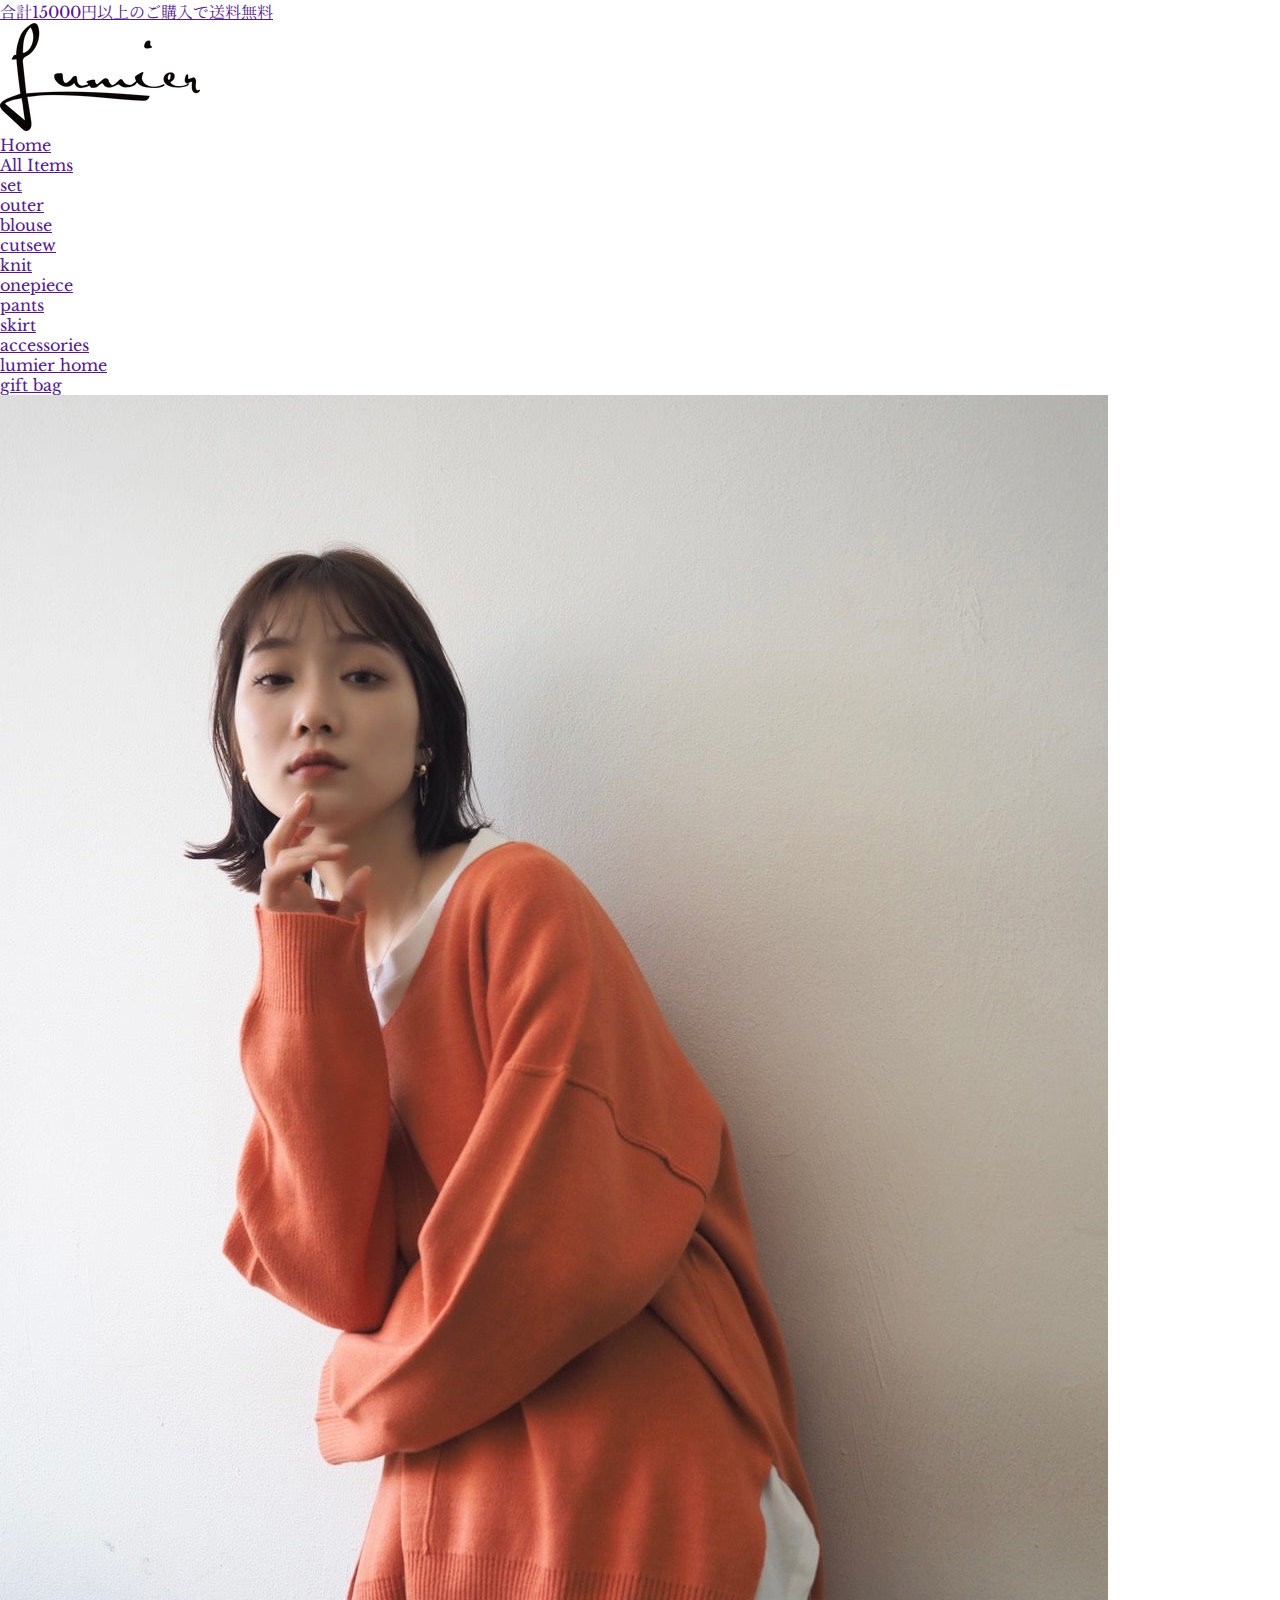
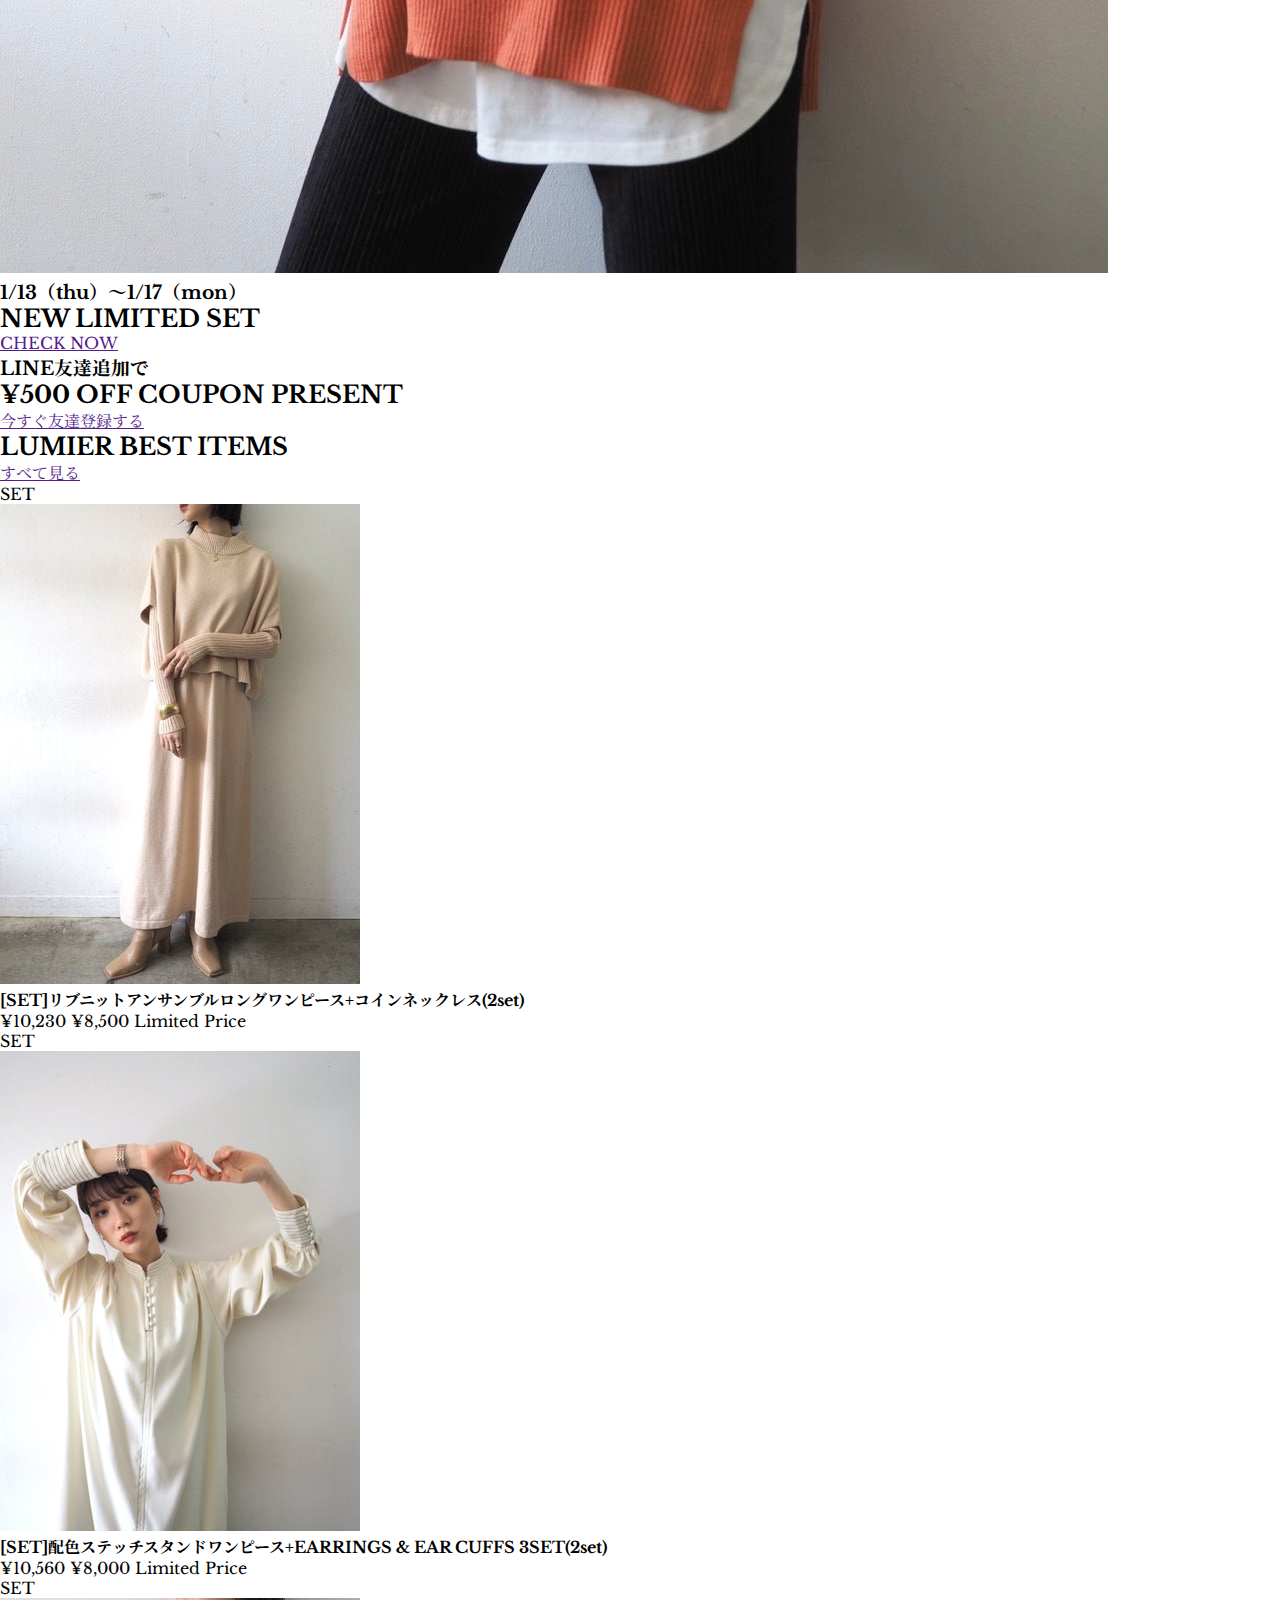
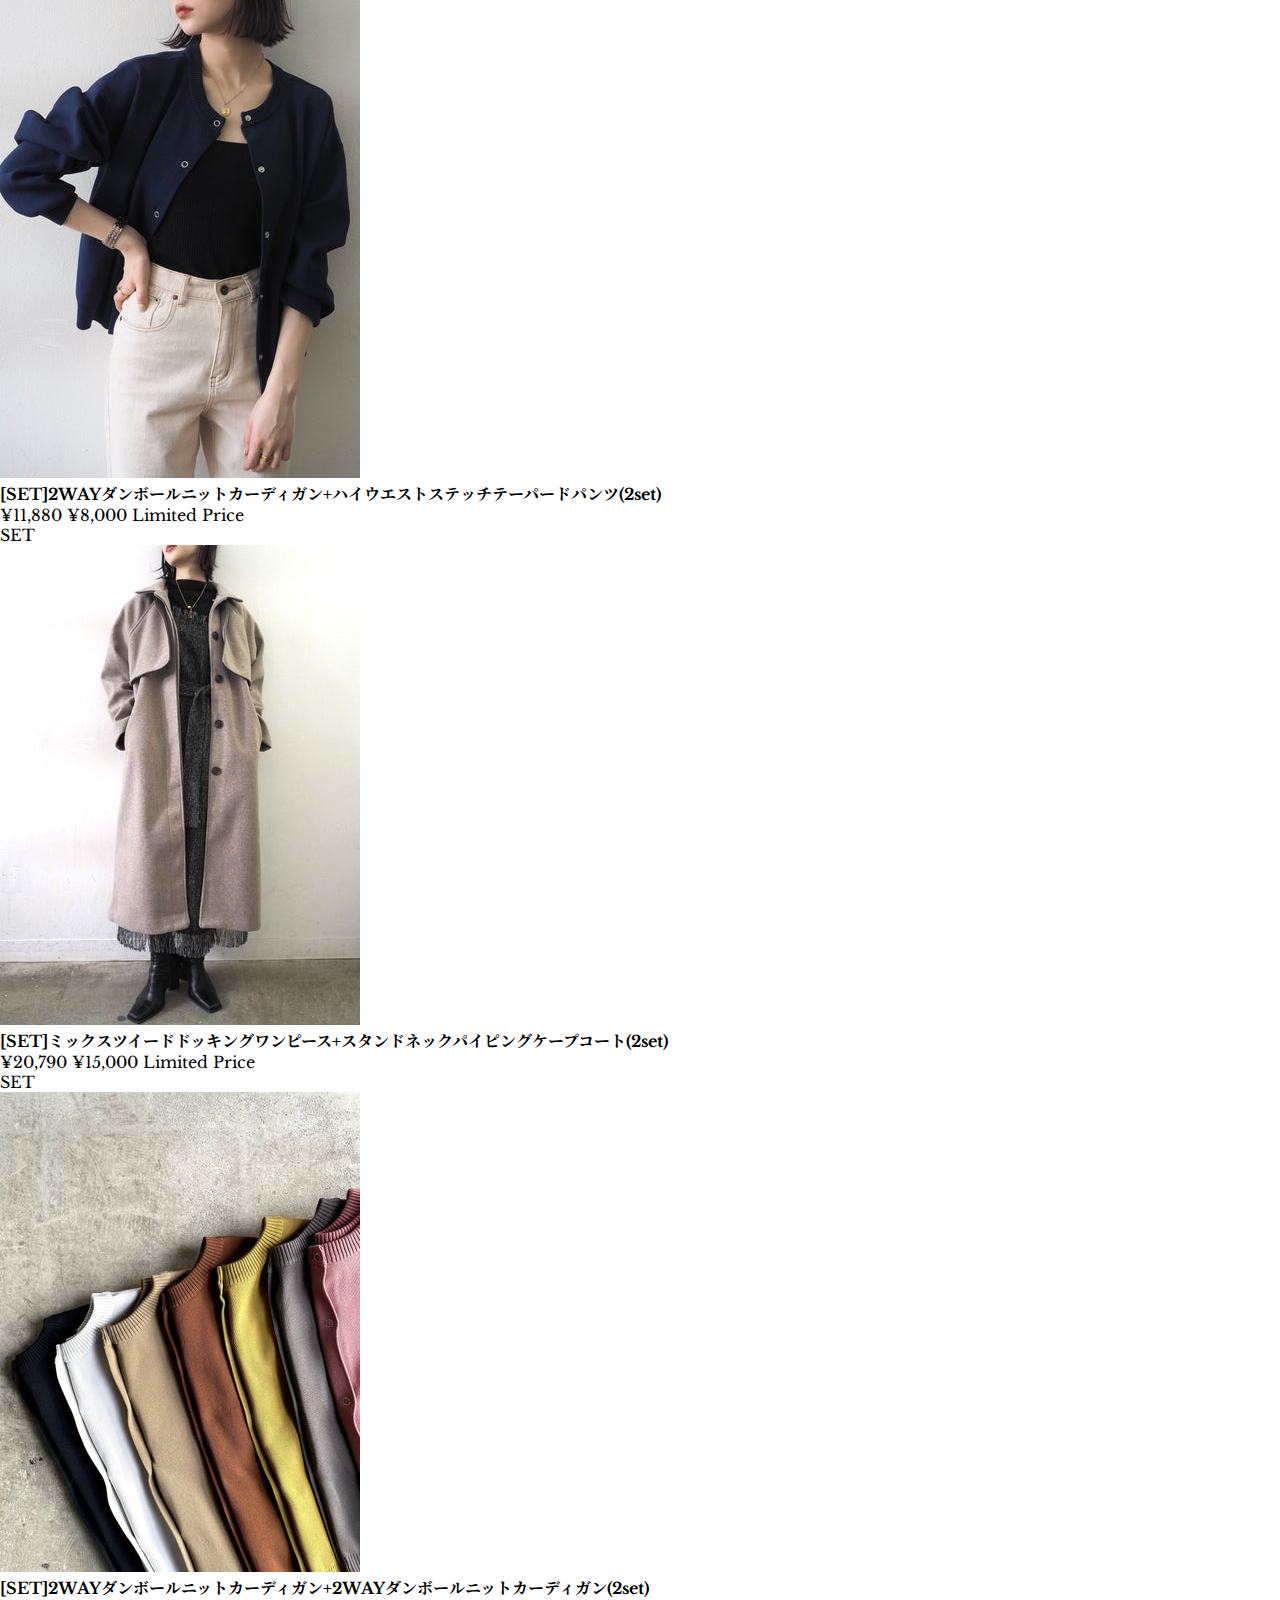
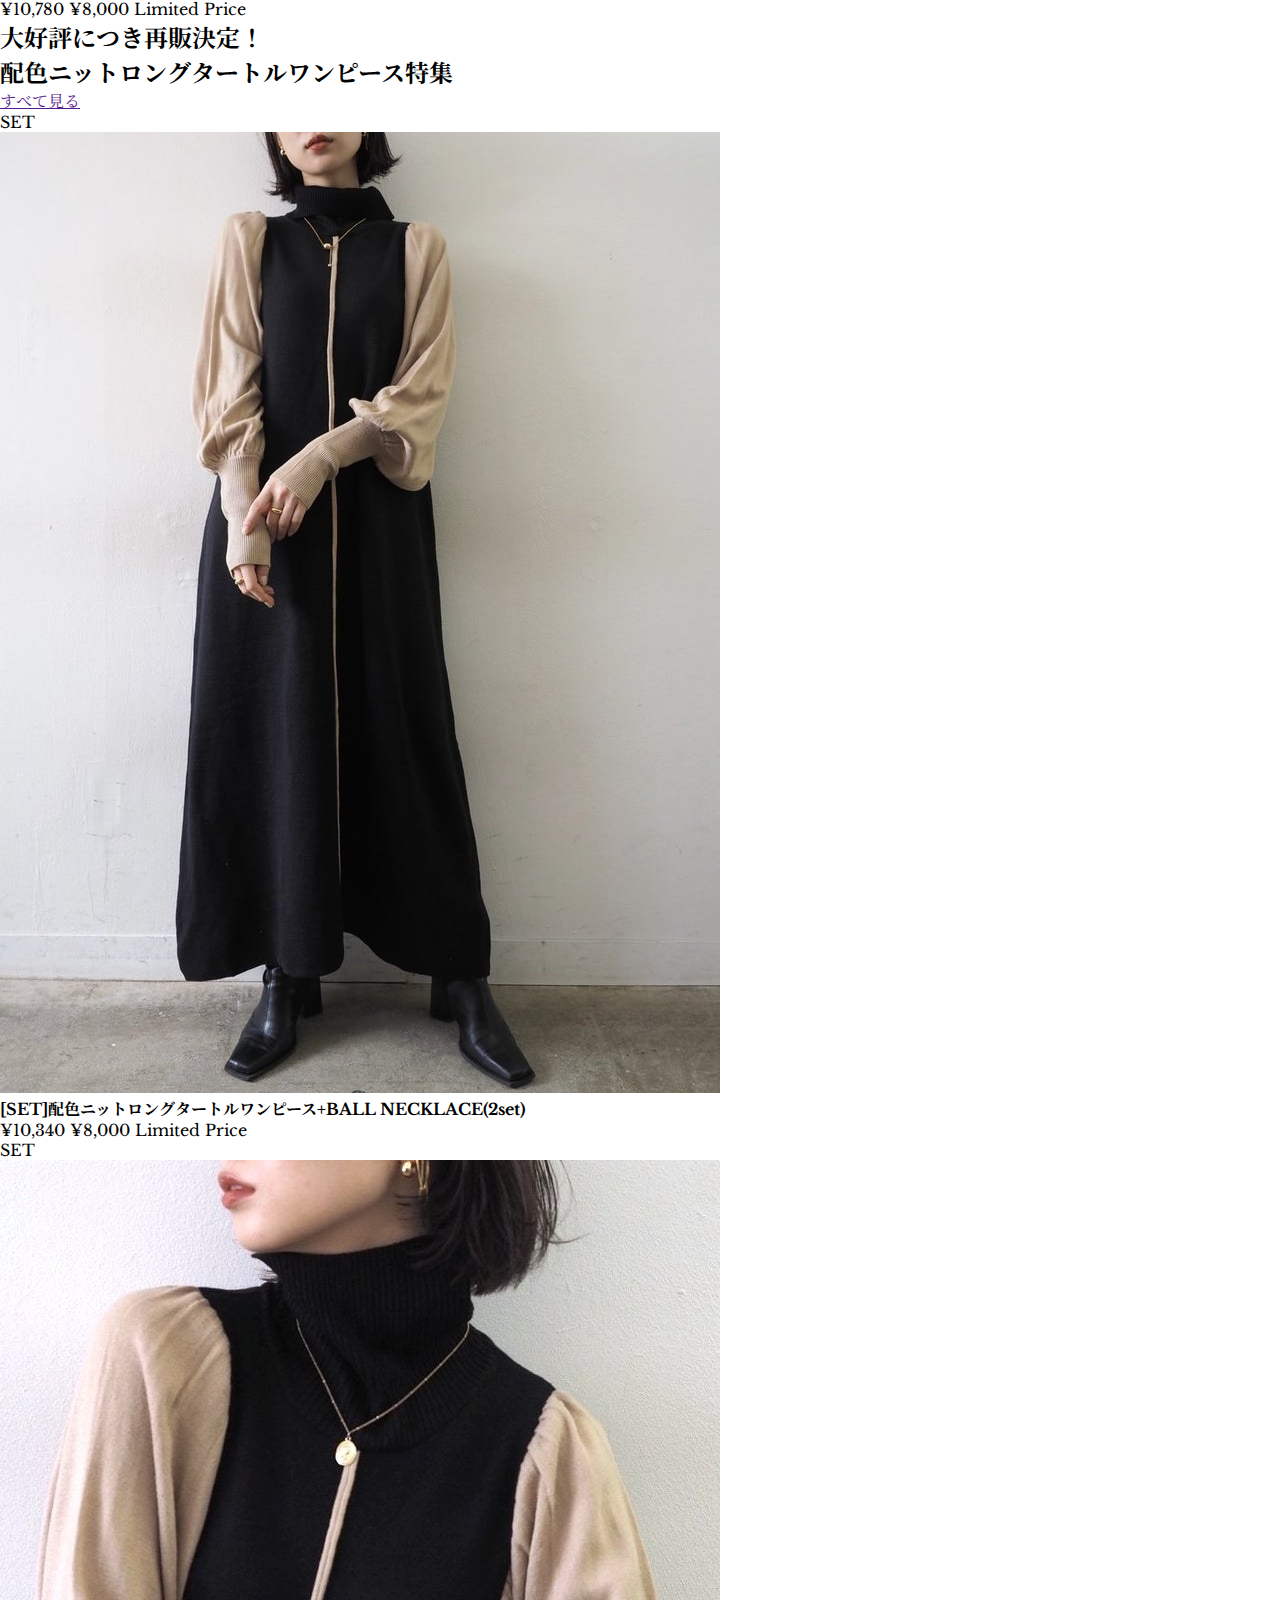
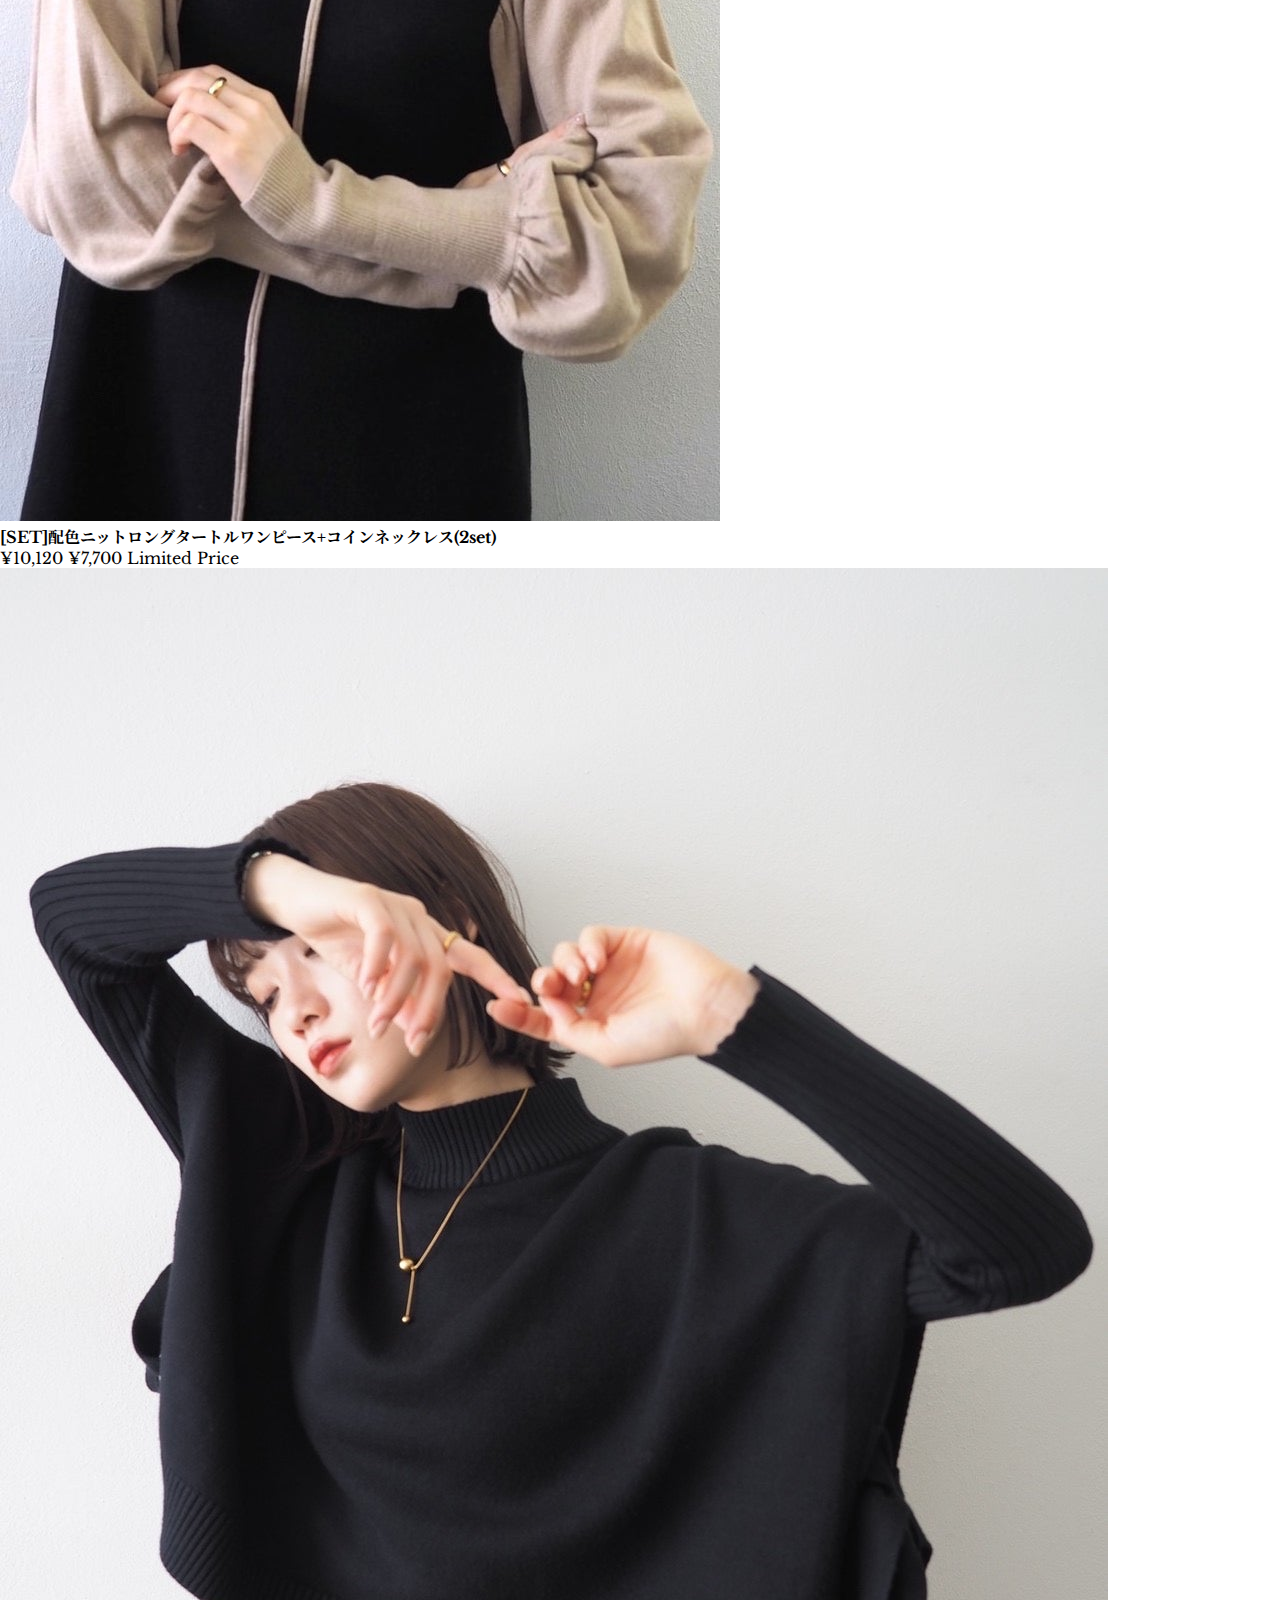
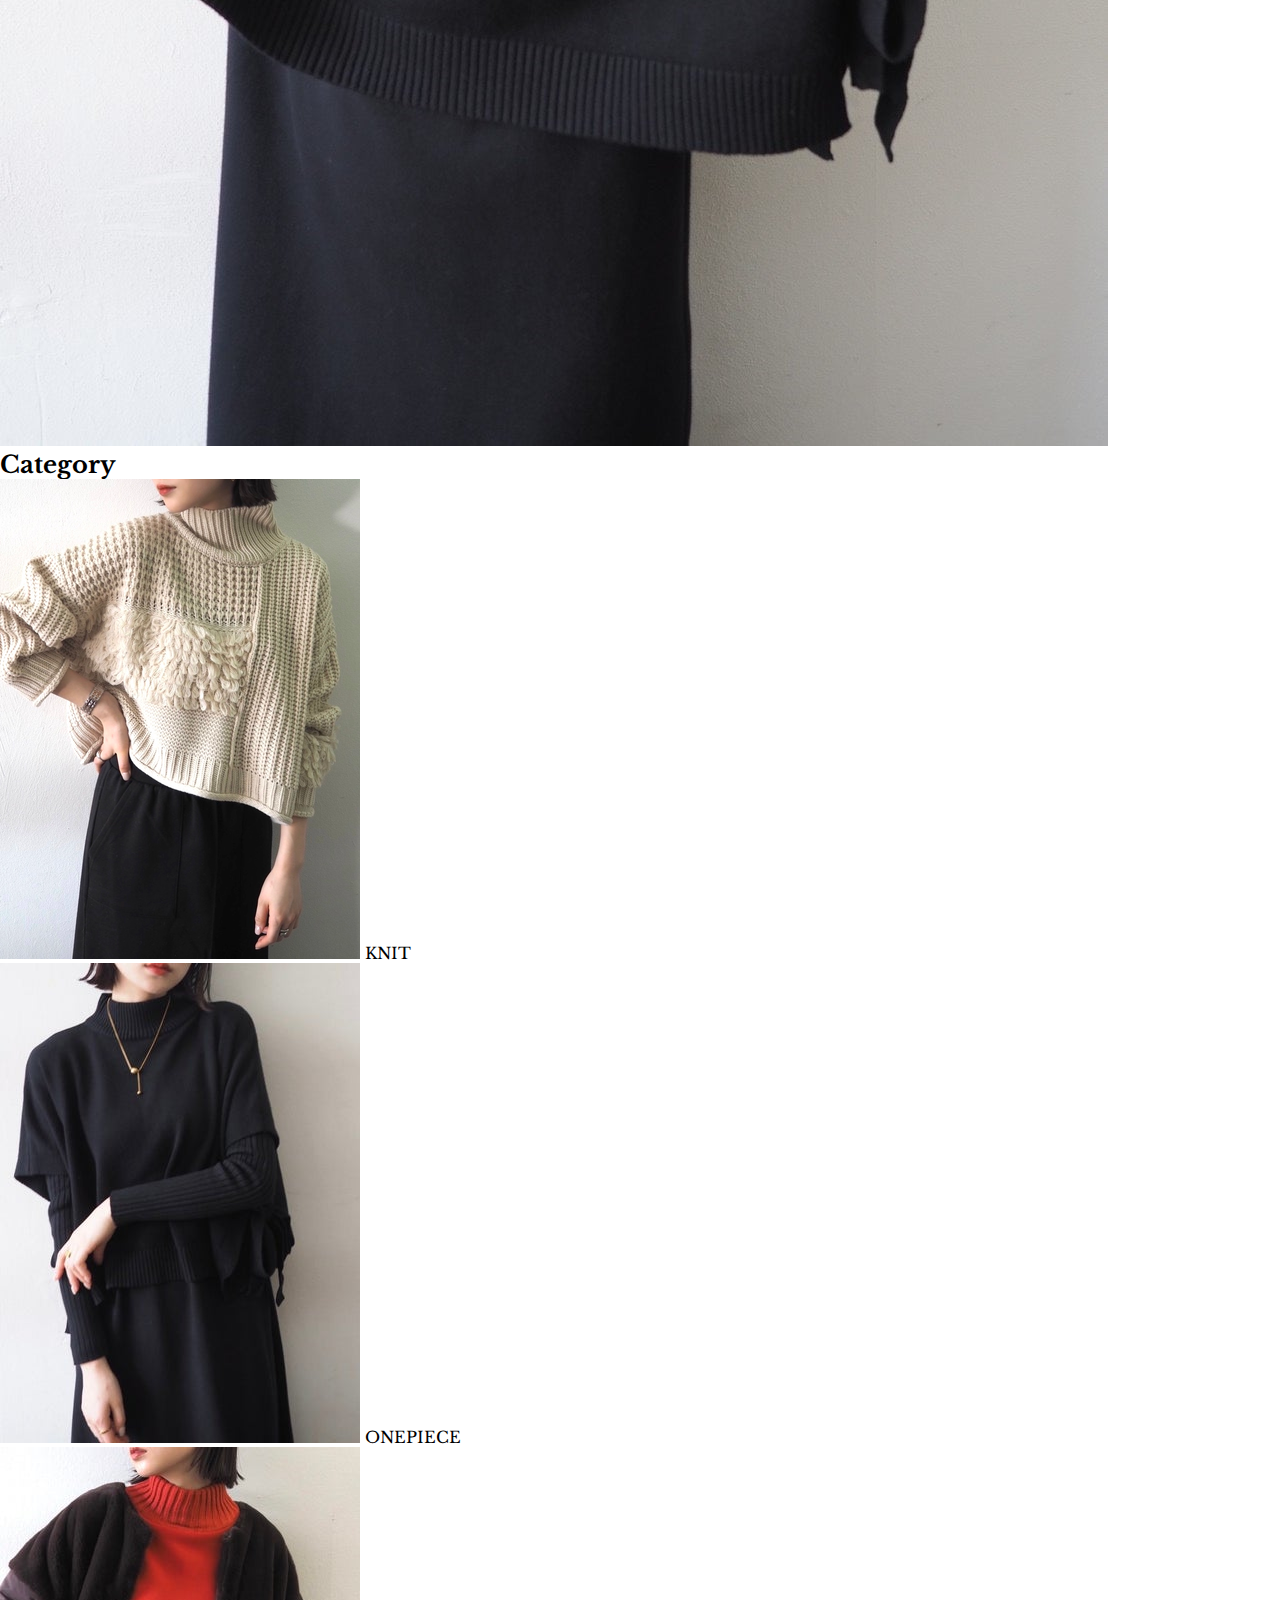
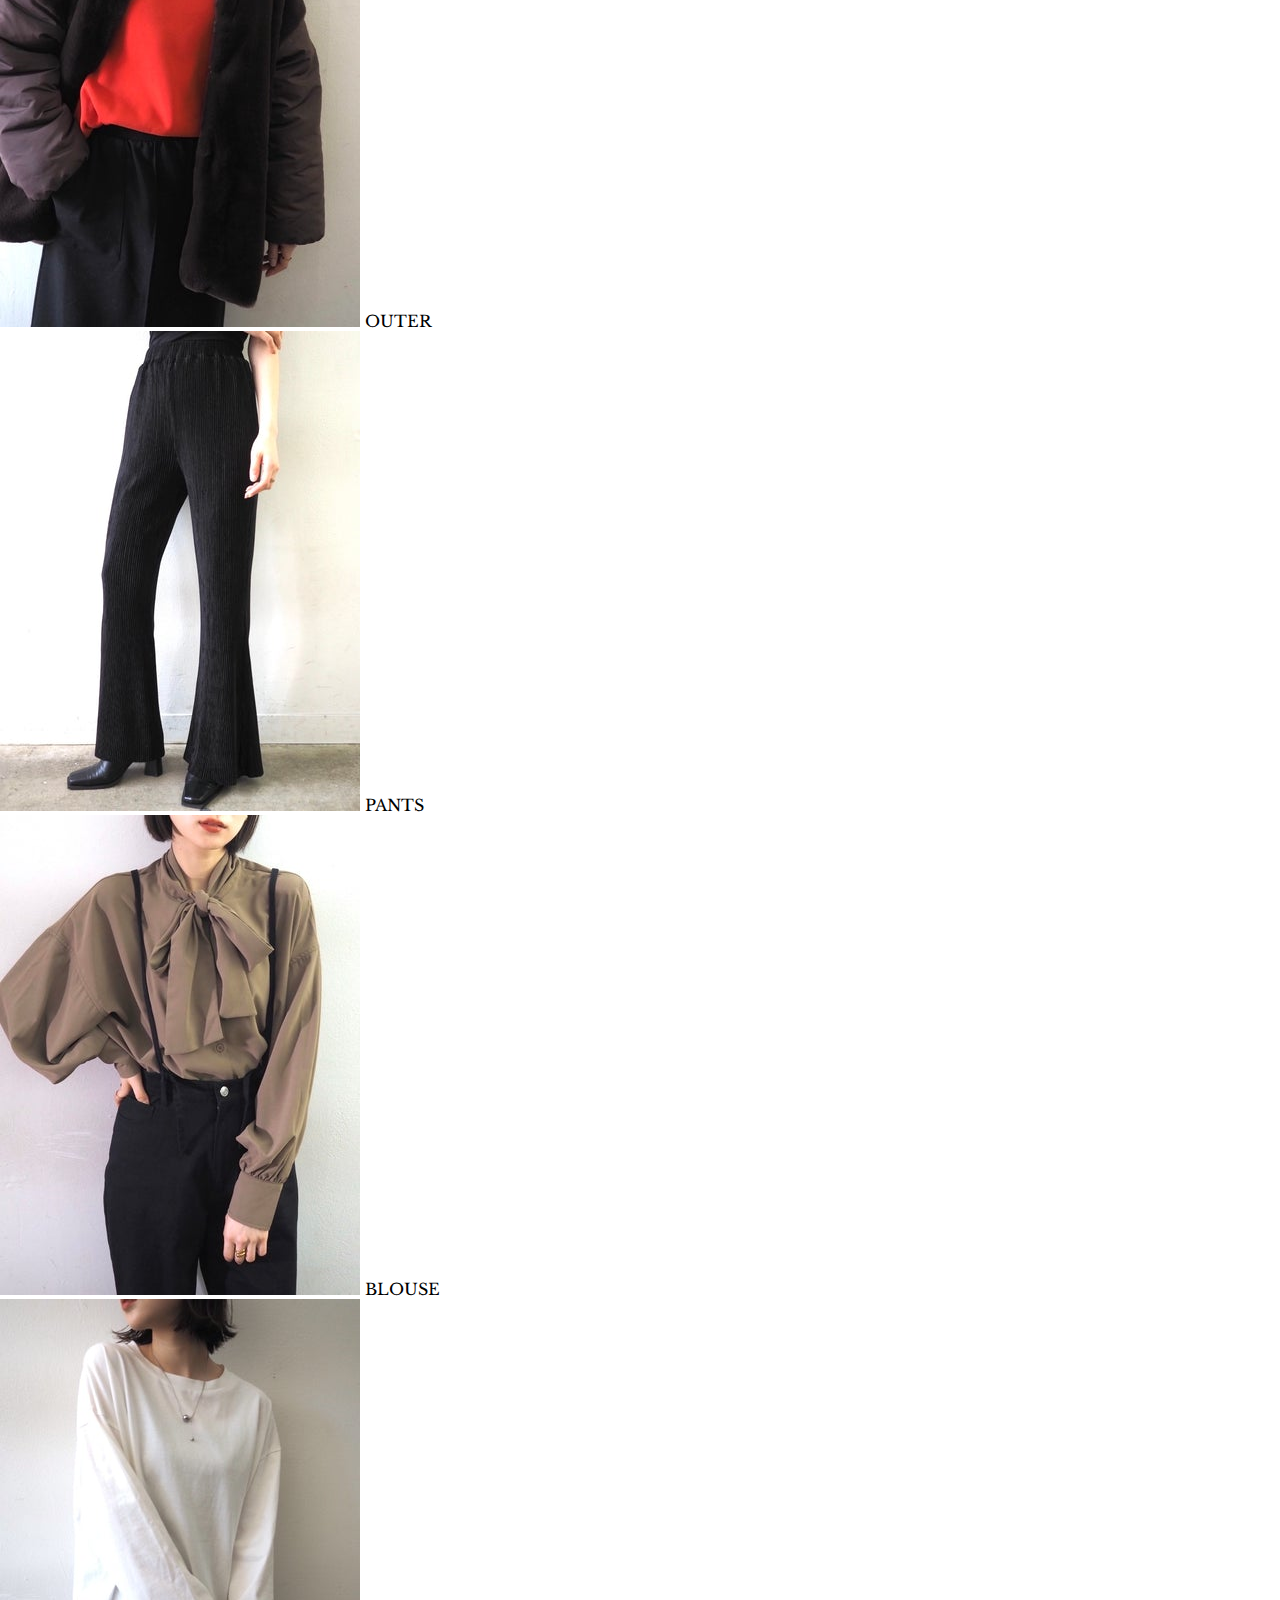
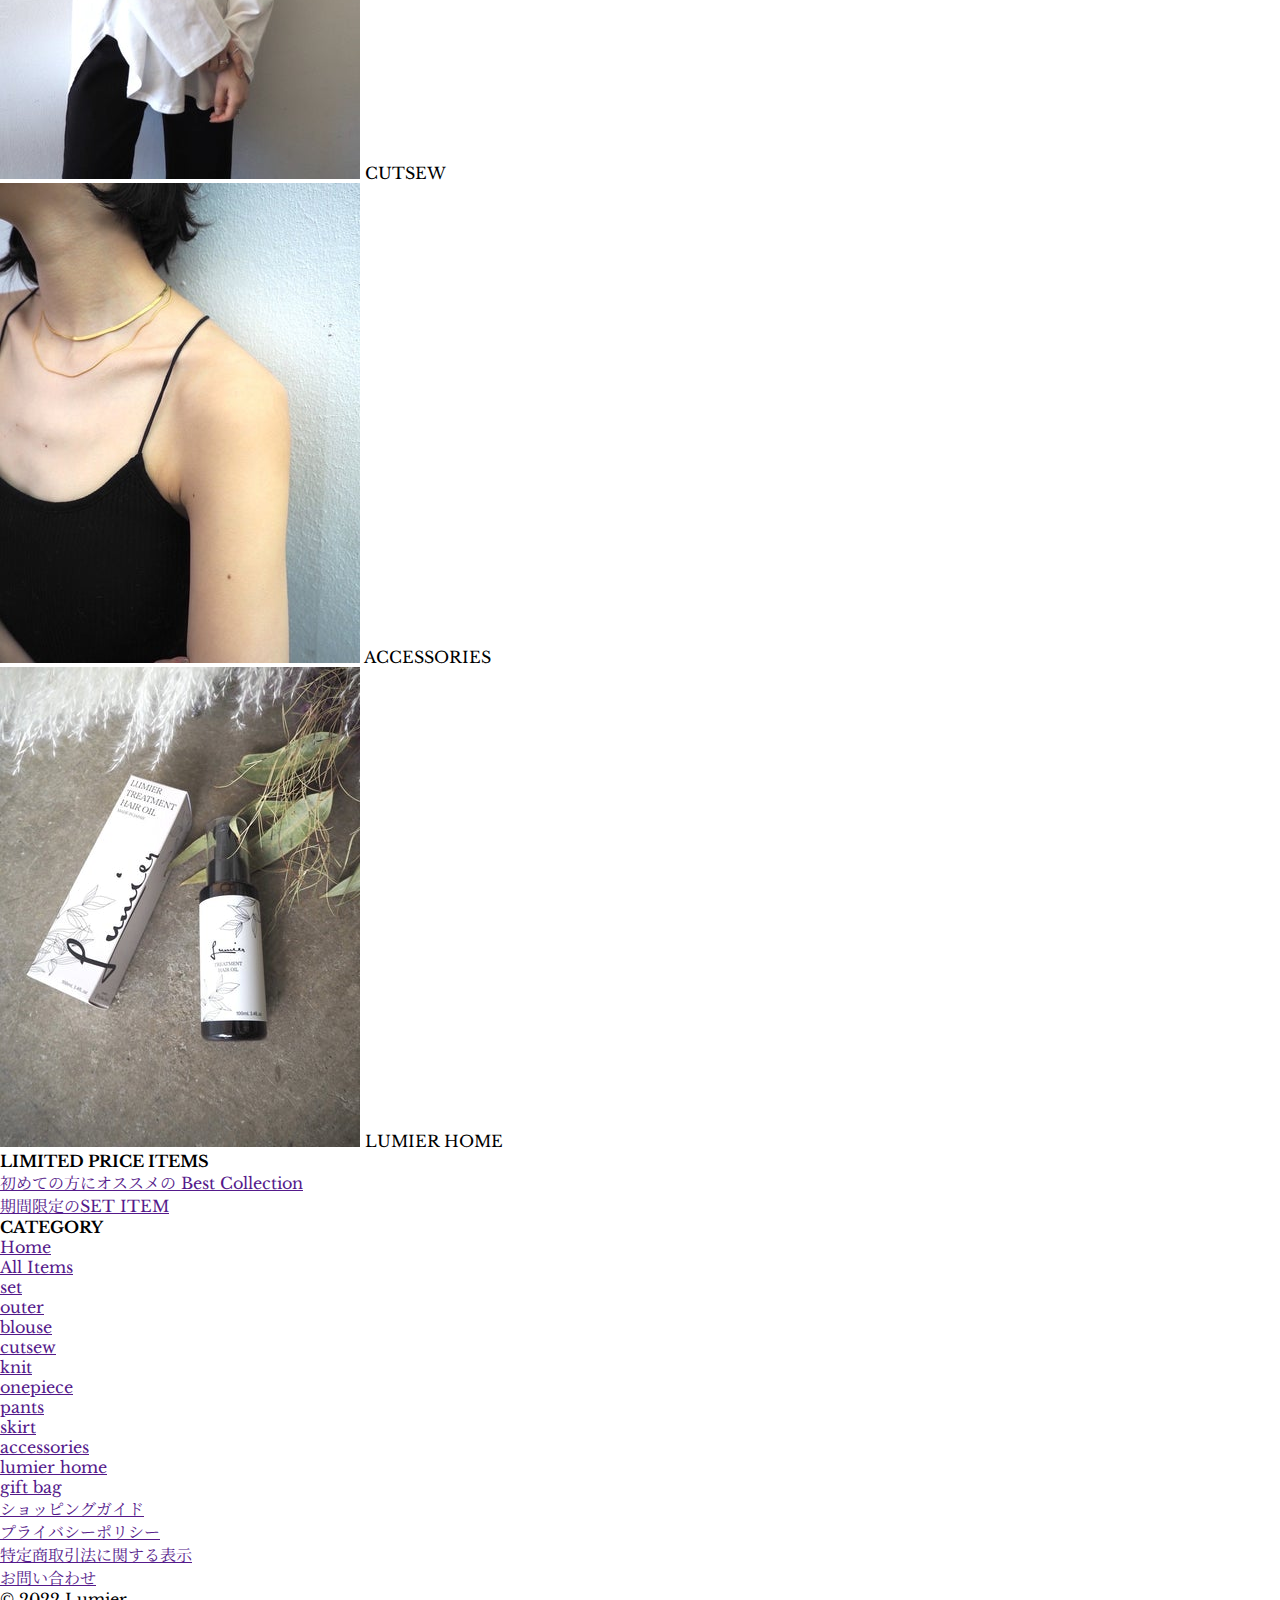
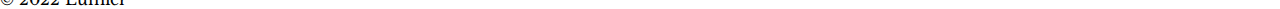
<file: index.html>
<!DOCTYPE html>
<html lang="en">
  <head>
    <meta charset="UTF-8" />
    <meta http-equiv="X-UA-Compatible" content="IE=edge" />
    <meta name="viewport" content="width=device-width, initial-scale=1.0" />
    <link rel="stylesheet" href="style.css" />
    <link
      rel="stylesheet"
      href="https://cdnjs.cloudflare.com/ajax/libs/font-awesome/6.0.0-beta3/css/all.min.css"
      integrity="sha512-Fo3rlrZj/k7ujTnHg4CGR2D7kSs0v4LLanw2qksYuRlEzO+tcaEPQogQ0KaoGN26/zrn20ImR1DfuLWnOo7aBA=="
      crossorigin="anonymous"
      referrerpolicy="no-referrer"
    />
    <title>Lumier Clone</title>
  </head>
  <body>
    <!-- 1 -->
    <div id="header">
      <div class="anouncement">
        <a href="">合計15000円以上のご購入で送料無料</a>
      </div>
      <div class="hero">
        <header>
          <div class="toolbar"><i class="fab fa-instagram"></i></div>
          <div class="header-navigation">
            <div class="logo">
              <img src="./images/logo.png" alt="" />
            </div>
            <div class="navigation">
              <ul>
                <li><a href="">Home</a></li>
                <li>
                  <a href="">All Items</a>
                </li>
                <li><a href="">set</a></li>
                <li><a href="">outer</a></li>
                <li><a href="">blouse</a></li>
                <li><a href="">cutsew</a></li>
                <li><a href="">knit</a></li>
                <li>
                  <a href="">onepiece</a>
                </li>
                <li><a href="">pants</a></li>
                <li><a href="">skirt</a></li>
                <li>
                  <a href="">accessories</a>
                </li>
                <li>
                  <a href="">lumier home</a>
                </li>
                <li>
                  <a href="">gift bag</a>
                </li>
              </ul>
            </div>
            <div class="icons">
              <span><i class="far fa-user"></i></span>
              <span><i class="fas fa-search"></i></span>
              <span><i class="fas fa-shopping-bag"></i></span>
            </div>
          </div>
        </header>
        <div class="hero-image">
          <img src="./images/hero.jpg" alt="" />
          <div class="hero__text">
            <h3 class="hero__subtitle">1/13（thu）〜1/17（mon）</h3>
            <h2 class="hero__title">NEW LIMITED SET</h2>
            <a class="hero__link" href="">CHECK NOW</a>
          </div>
        </div>
      </div>
    </div>

    <!-- 2 -->
    <main>
      <!-- 2-1 -->
      <section class="promotion">
        <div class="promotion__text">
          <h3 class="promotion__subtitle">LINE友達追加で</h3>
          <h2 class="promotion__title">¥500 OFF COUPON PRESENT</h2>
          <a class="promotion__link" href="">今すぐ友達登録する</a>
        </div>
      </section>

      <!-- 2-2 -->
      <section class="products">
        <div class="section-header">
          <h2 class="section-header__title">LUMIER BEST ITEMS</h2>
          <a class="section-header__link" href="">すべて見る</a>
        </div>
        <div class="products-cards">
          <div class="product-card">
            <div class="product-image">
              <div class="image-tag">SET</div>
              <img src="images/product-a-1.jpg" alt="" />
            </div>
            <div class="product-card__title">
              <h4>
                [SET]リブニットアンサンブルロングワンピース+コインネックレス(2set)
              </h4>
            </div>
            <div class="product-card__price">
              <span class="price">¥10,230</span>
              <span class="price-discounted">¥8,500</span>
              <span class="price-tag">Limited Price</span>
            </div>
          </div>
          <div class="product-card">
            <div class="product-image">
              <div class="image-tag">SET</div>
              <img src="images/product-b-1.jpg" alt="" />
            </div>
            <div class="product-card__title">
              <h4>
                [SET]配色ステッチスタンドワンピース+EARRINGS & EAR CUFFS
                3SET(2set)
              </h4>
            </div>
            <div class="product-card__price">
              <span class="price">¥10,560</span>
              <span class="price-discounted">¥8,000</span>
              <span class="price-tag">Limited Price</span>
            </div>
          </div>
          <div class="product-card">
            <div class="product-image">
              <div class="image-tag">SET</div>
              <img src="images/product-c-1.jpg" alt="" />
            </div>
            <div class="product-card__title">
              <h4>
                [SET]2WAYダンボールニットカーディガン+ハイウエストステッチテーパードパンツ(2set)
              </h4>
            </div>
            <div class="product-card__price">
              <span class="price">¥11,880</span>
              <span class="price-discounted">¥8,000</span>
              <span class="price-tag">Limited Price</span>
            </div>
          </div>
          <div class="product-card">
            <div class="product-image">
              <div class="image-tag">SET</div>
              <img src="images/product-d-1.jpg" alt="" />
            </div>
            <div class="product-card__title">
              <h4>
                [SET]ミックスツイードドッキングワンピース+スタンドネックパイピングケープコート(2set)
              </h4>
            </div>
            <div class="product-card__price">
              <span class="price">¥20,790</span>
              <span class="price-discounted">¥15,000</span>
              <span class="price-tag">Limited Price</span>
            </div>
          </div>
          <div class="product-card">
            <div class="product-image">
              <div class="image-tag">SET</div>
              <img src="images/product-e-1.jpg" alt="" />
            </div>
            <div class="product-card__title">
              <h4>
                [SET]2WAYダンボールニットカーディガン+2WAYダンボールニットカーディガン(2set)
              </h4>
            </div>
            <div class="product-card__price">
              <span class="price">¥10,780</span>
              <span class="price-discounted">¥8,000</span>
              <span class="price-tag">Limited Price</span>
            </div>
          </div>
        </div>
      </section>

      <!-- 2-3 -->
      <section class="collections">
        <div class="section-header">
          <h2 class="section-header__title">
            大好評につき再販決定！ <br />
            配色ニットロングタートルワンピース特集
          </h2>
          <a class="section-header__link" href="">すべて見る</a>
        </div>
        <div class="collections-cards">
          <div class="collection-card">
            <div class="collection-image">
              <div class="image-tag">SET</div>
              <img src="images/product-f-1.jpg" alt="" />
            </div>
            <div class="collection-card__title">
              <h4>
                [SET]配色ニットロングタートルワンピース+BALL NECKLACE(2set)
              </h4>
            </div>
            <div class="collection-card__price">
              <span class="price">¥10,340</span>
              <span class="price-discounted">¥8,000</span>
              <span class="price-tag">Limited Price</span>
            </div>
          </div>
          <div class="collection-card">
            <div class="collection-image">
              <div class="image-tag">SET</div>
              <img src="images/product-g-1.jpg" alt="" />
            </div>
            <div class="collection-card__title">
              <h4>
                [SET]配色ニットロングタートルワンピース+コインネックレス(2set)
              </h4>
            </div>
            <div class="collection-card__price">
              <span class="price">¥10,120</span>
              <span class="price-discounted">¥7,700</span>
              <span class="price-tag">Limited Price</span>
            </div>
          </div>
        </div>
      </section>

      <!-- 2-4 -->
      <section class="hero-middle">
        <div class="hero-image">
          <img src="images/hero2.jpg" alt="" />
        </div>
      </section>

      <!-- 2-5 -->
      <section class="categories">
        <div class="section-header">
          <h2 class="section-header__title">Category</h2>
        </div>
        <div class="category-cards">
          <div class="category-card">
            <div class="category-card__image">
              <img src="images/category1.png" alt="" />
              <span class="category-card__name">KNIT</span>
            </div>
          </div>
          <div class="category-card">
            <div class="category-card__image">
              <img src="images/category2.jpg" alt="" />
              <span class="category-card__name">ONEPIECE</span>
            </div>
          </div>
          <div class="category-card">
            <div class="category-card__image">
              <img src="images/category3.jpg" alt="" />
              <span class="category-card__name">OUTER</span>
            </div>
          </div>
          <div class="category-card">
            <div class="category-card__image">
              <img src="images/category4.jpg" alt="" />
              <span class="category-card__name">PANTS</span>
            </div>
          </div>
          <div class="category-card">
            <div class="category-card__image">
              <img src="images/category5.jpg" alt="" />
              <span class="category-card__name">BLOUSE</span>
            </div>
          </div>
          <div class="category-card">
            <div class="category-card__image">
              <img src="images/category6.jpg" alt="" />
              <span class="category-card__name">CUTSEW</span>
            </div>
          </div>
          <div class="category-card">
            <div class="category-card__image">
              <img src="images/category7.jpg" alt="" />
              <span class="category-card__name">ACCESSORIES</span>
            </div>
          </div>
          <div class="category-card">
            <div class="category-card__image">
              <img src="images/category8.jpg" alt="" />
              <span class="category-card__name">LUMIER HOME</span>
            </div>
          </div>
        </div>
      </section>
    </main>

    <!-- 3 -->
    <footer>
      <div class="footer-grid">
        <div class="footer-items">
          <div class="footer-items__title"><h4>LIMITED PRICE ITEMS</h4></div>
          <div class="footer-items__list">
            <ul>
              <li>
                <a href="">初めての方にオススメの Best Collection</a>
              </li>
              <li>
                <a href="">期間限定のSET ITEM</a>
              </li>
            </ul>
          </div>
        </div>
        <div class="footer-category">
          <div class="footer-category__title">
            <h4>CATEGORY</h4>
          </div>
          <div class="footer-category__list">
            <ul>
              <li>
                <a href=""> Home</a>
              </li>
              <li>
                <a href="">All Items</a>
              </li>
              <li>
                <a href="">set</a>
              </li>
              <li>
                <a href="">outer</a>
              </li>
              <li>
                <a href="">blouse</a>
              </li>
              <li>
                <a href="">cutsew</a>
              </li>
              <li>
                <a href="">knit</a>
              </li>
              <li>
                <a href="">onepiece</a>
              </li>
              <li>
                <a href="">pants</a>
              </li>
              <li>
                <a href="">skirt</a>
              </li>
              <li>
                <a href="">accessories</a>
              </li>
              <li>
                <a href="">lumier home</a>
              </li>
              <li>
                <a href="">gift bag</a>
              </li>
            </ul>
          </div>
        </div>
        <div class="footer-guide">
          <div class="footer-guide__list">
            <ul>
              <li>
                <a href="">ショッピングガイド</a>
              </li>
              <li>
                <a href="">プライバシーポリシー</a>
              </li>
              <li>
                <a href="">特定商取引法に関する表示</a>
              </li>
              <li>
                <a href="">お問い合わせ</a>
              </li>
            </ul>
          </div>
        </div>
      </div>
      <div class="copyright">© 2022 Lumier</div>
    </footer>
  </body>
</html>
</file>
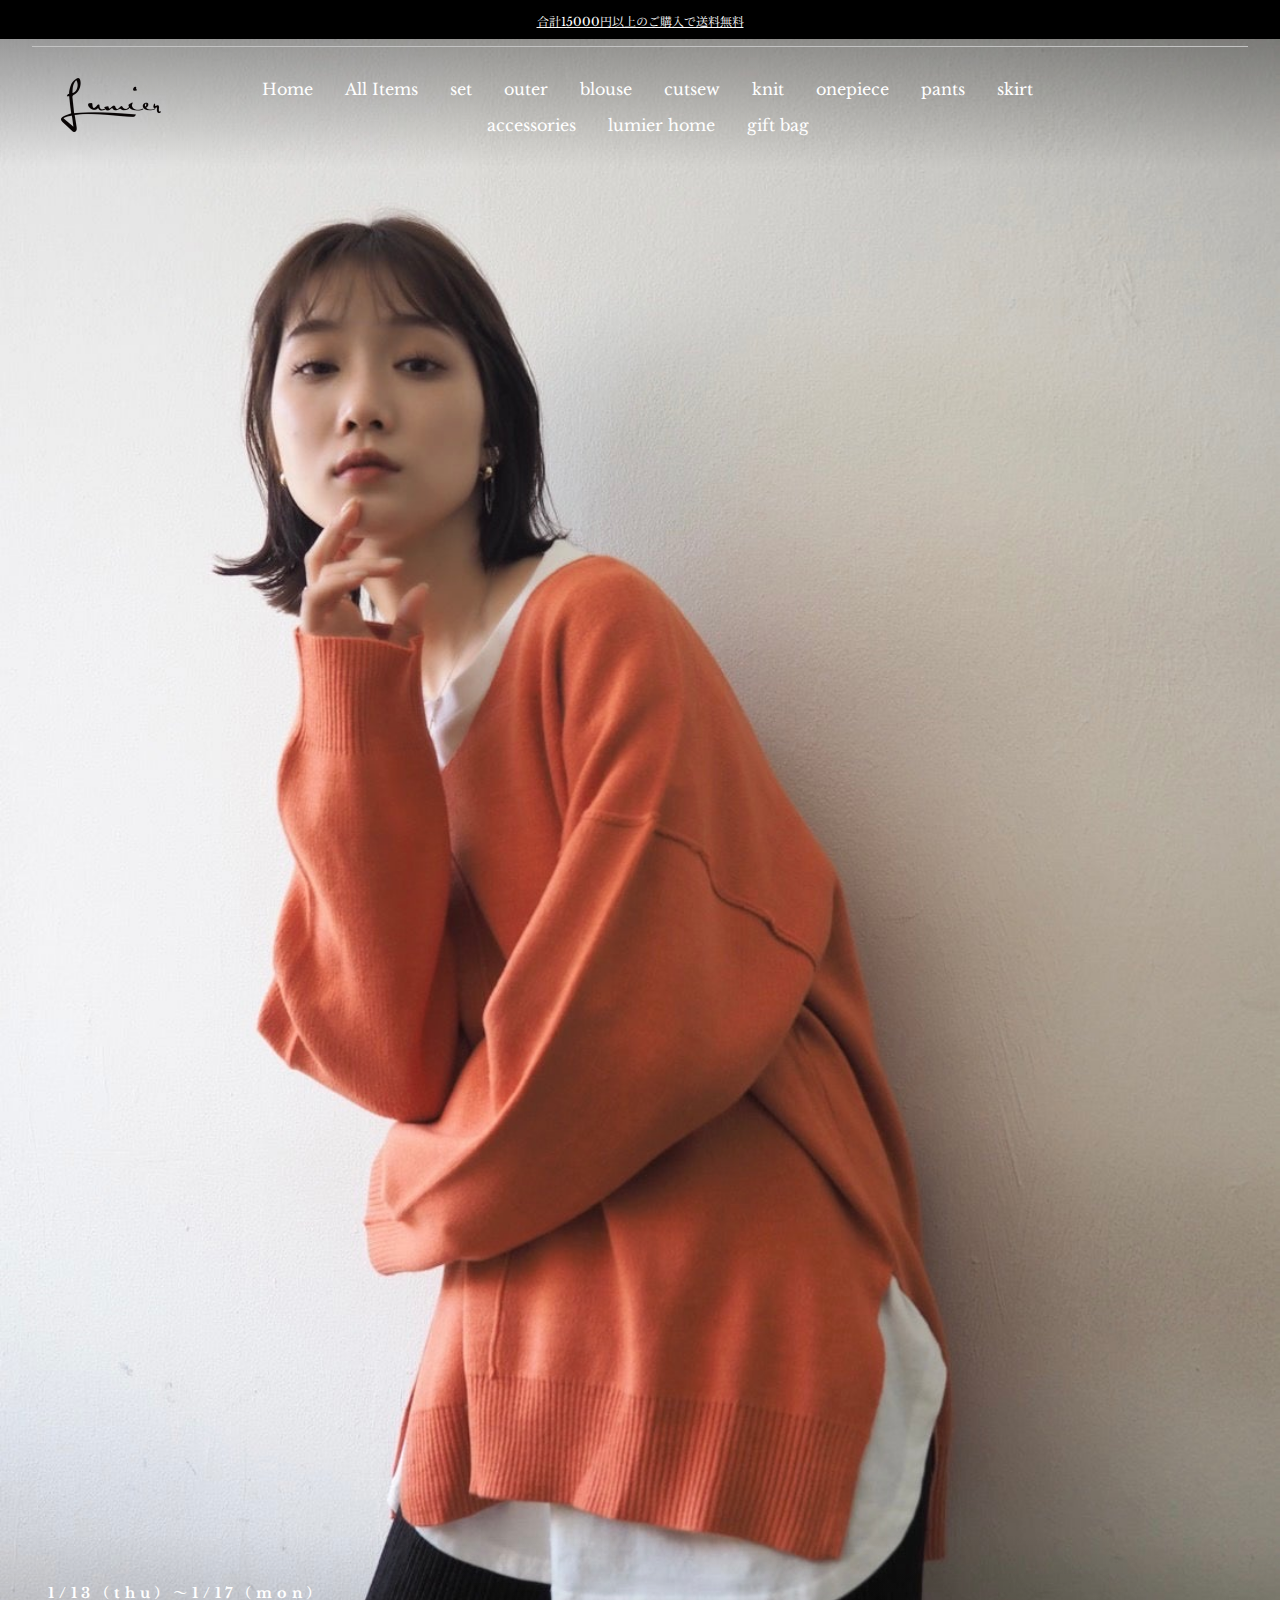
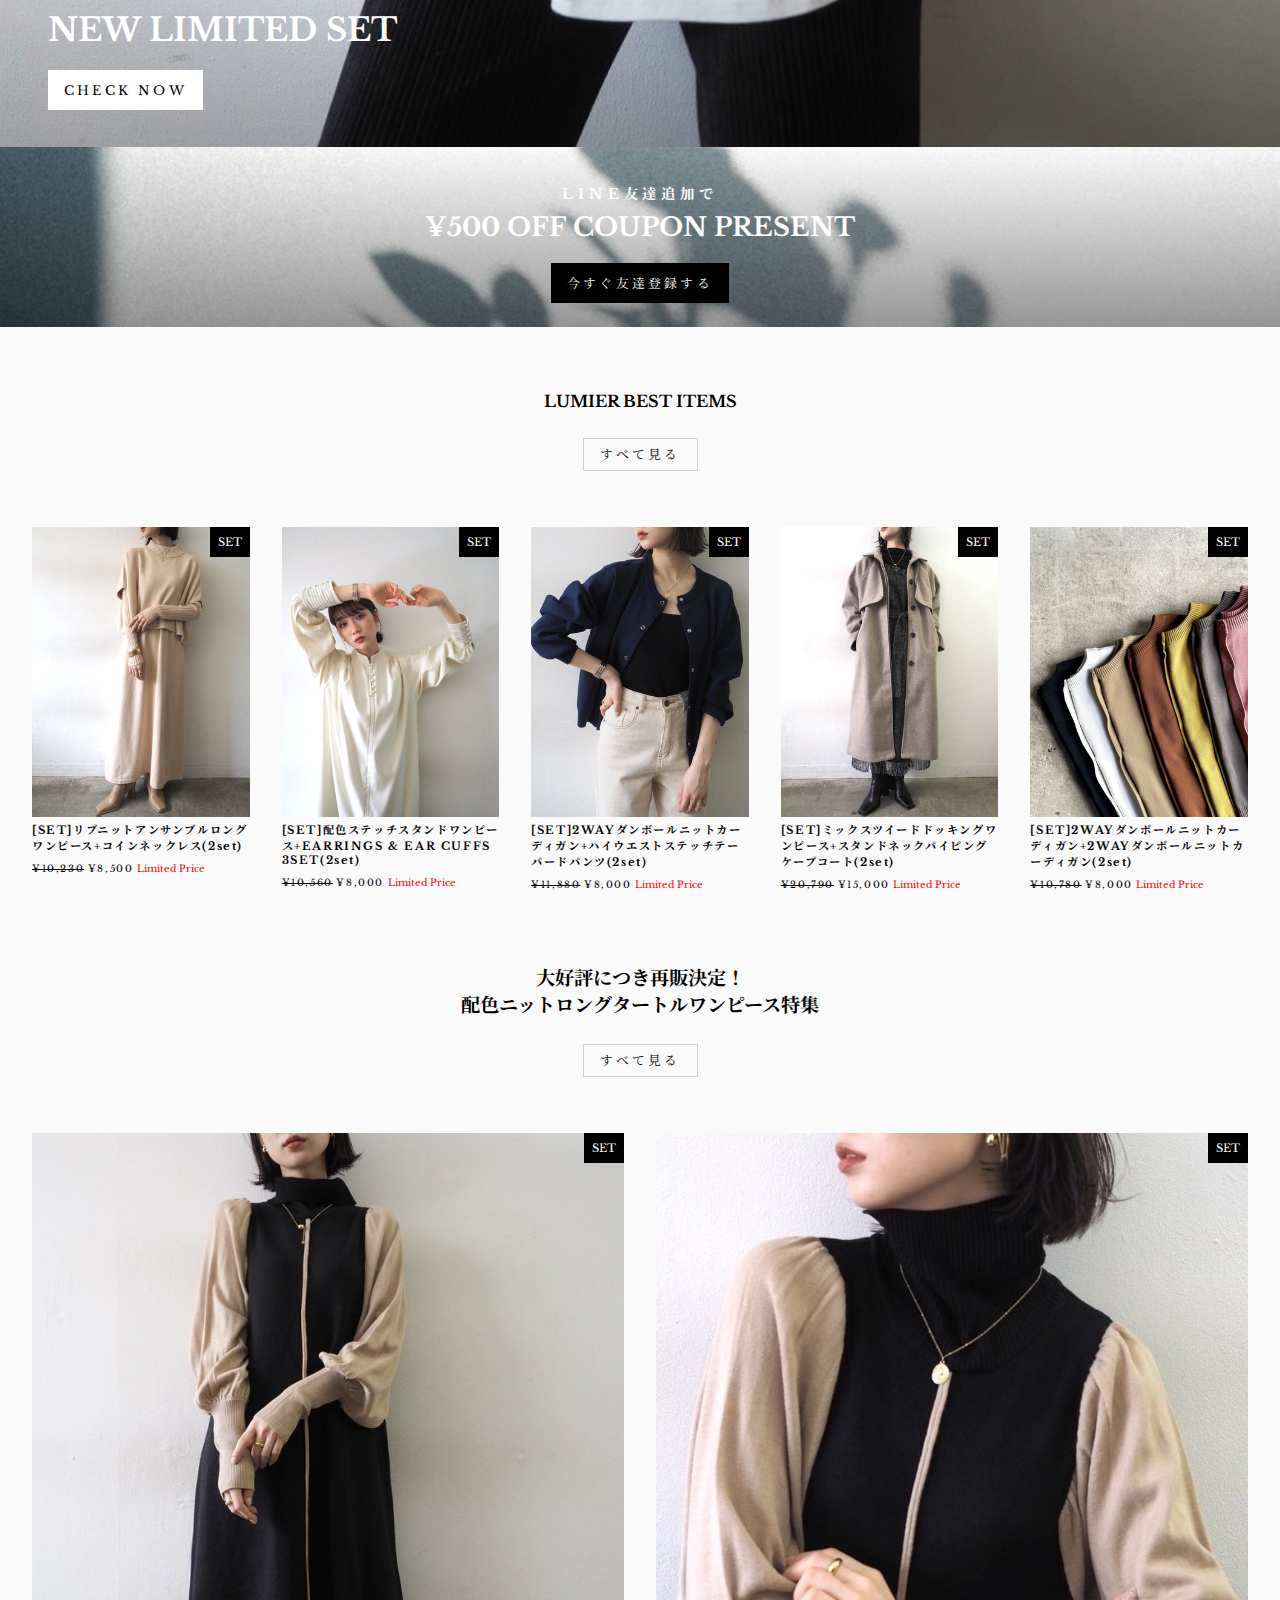
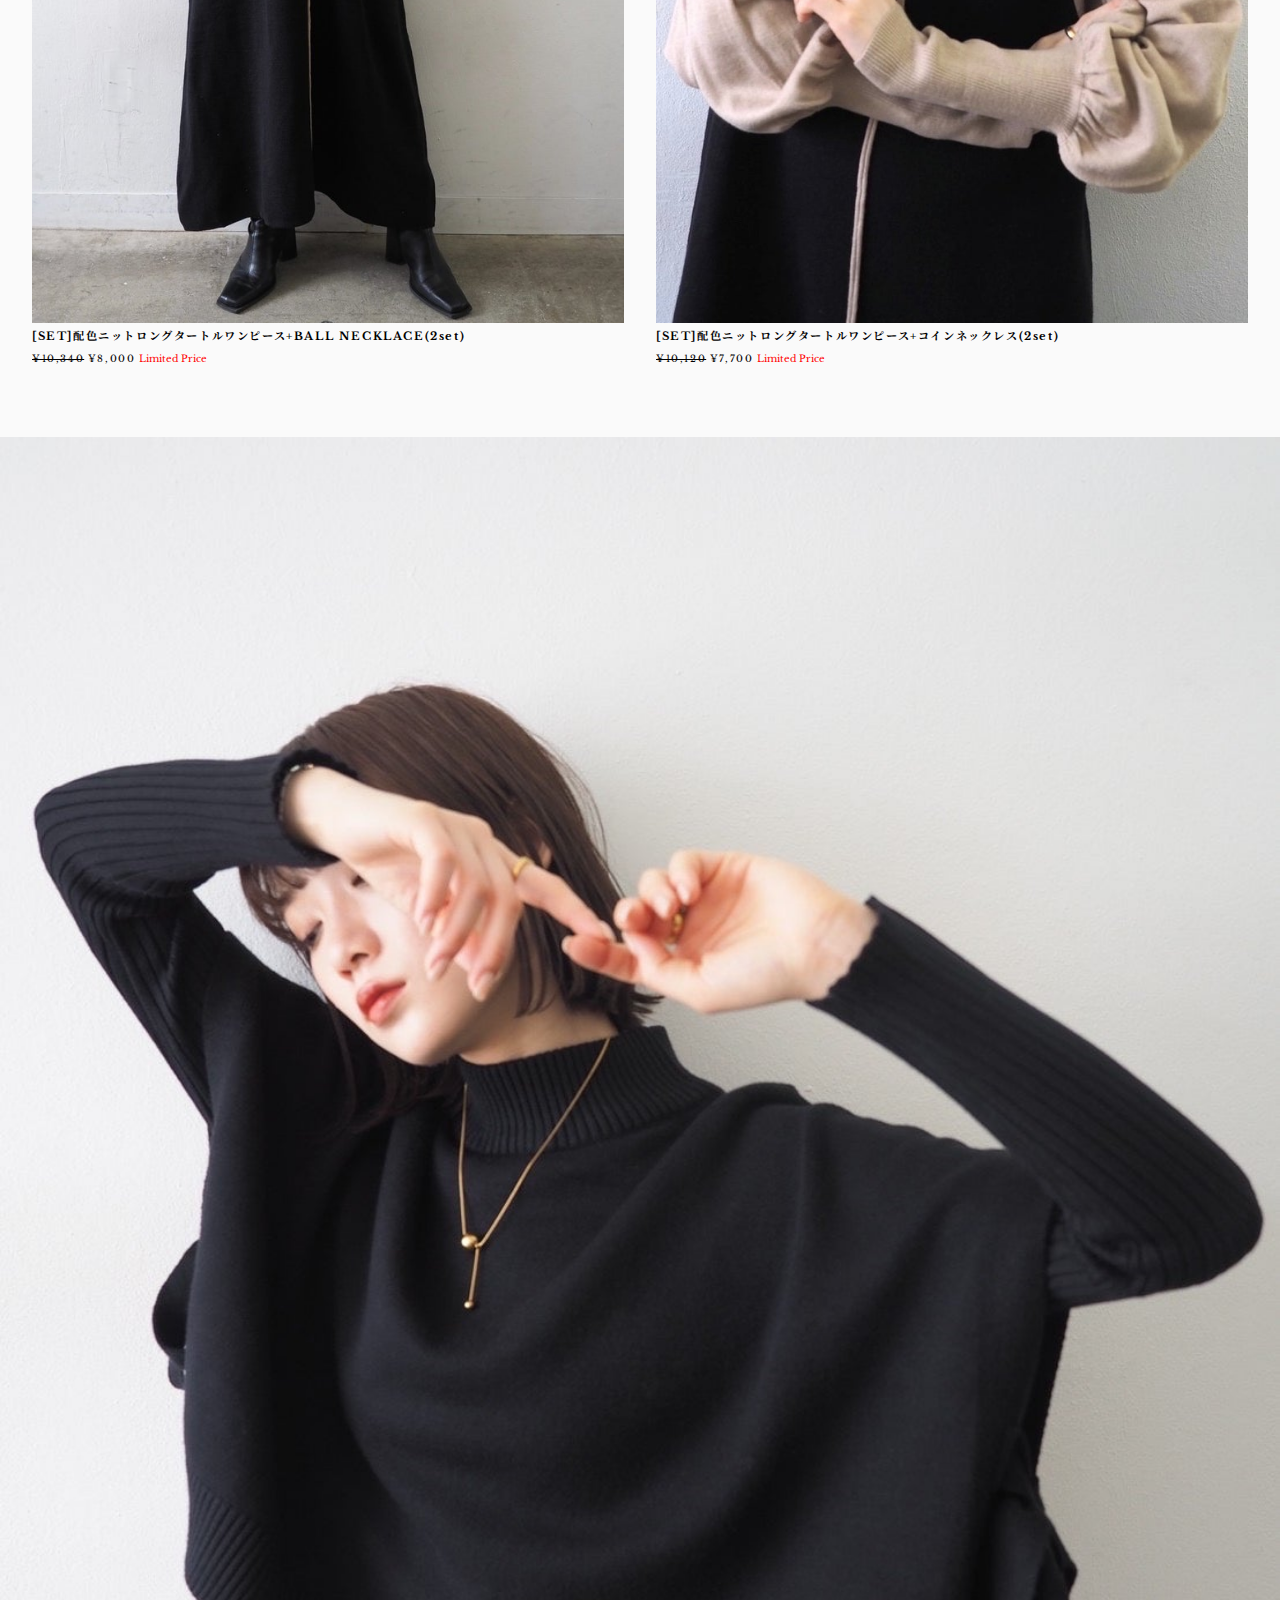
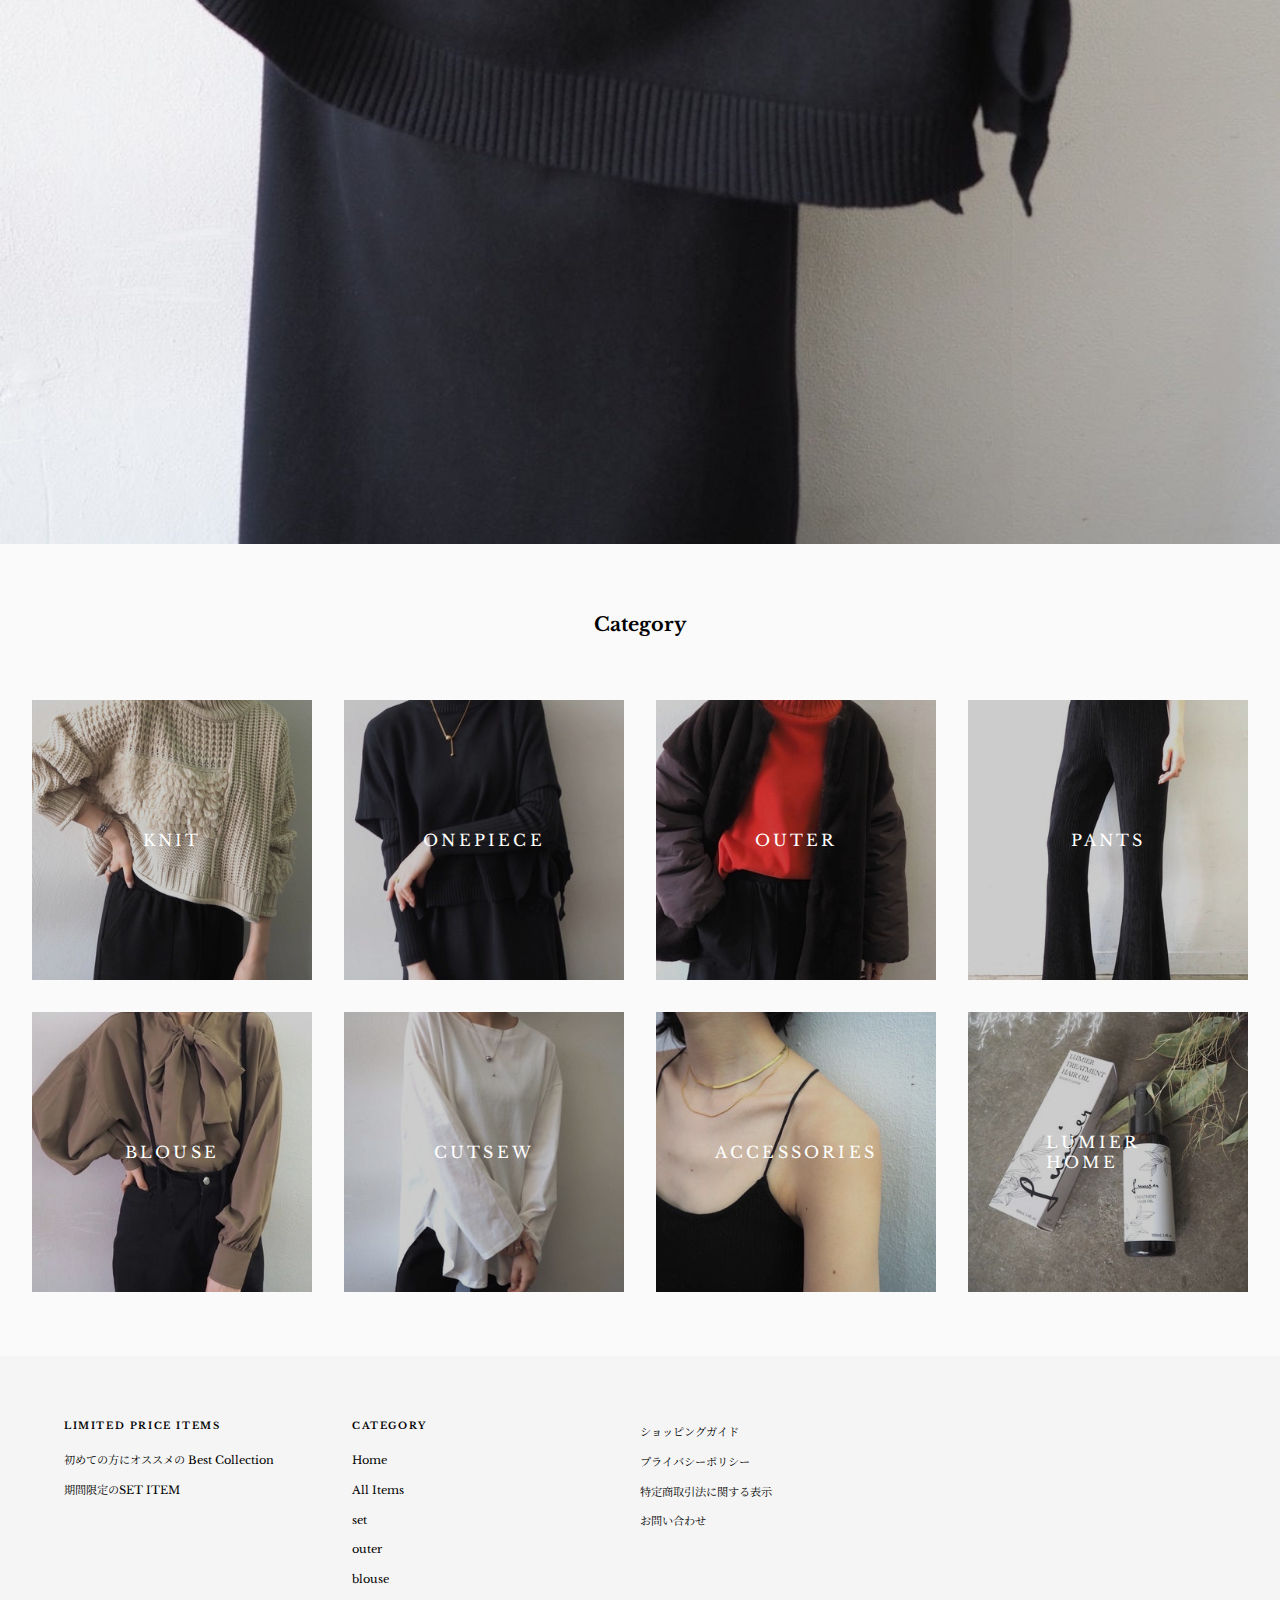
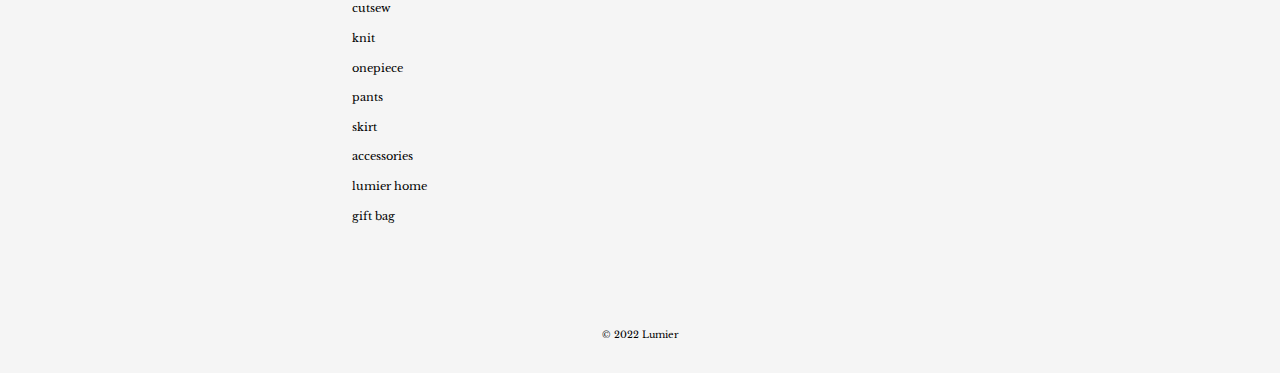
<file: completed/index.html>
<!DOCTYPE html>
<html lang="en">
  <head>
    <meta charset="UTF-8" />
    <meta http-equiv="X-UA-Compatible" content="IE=edge" />
    <meta name="viewport" content="width=device-width, initial-scale=1.0" />
    <link rel="stylesheet" href="style.css" />
    <link
      rel="stylesheet"
      href="https://cdnjs.cloudflare.com/ajax/libs/font-awesome/6.0.0-beta3/css/all.min.css"
      integrity="sha512-Fo3rlrZj/k7ujTnHg4CGR2D7kSs0v4LLanw2qksYuRlEzO+tcaEPQogQ0KaoGN26/zrn20ImR1DfuLWnOo7aBA=="
      crossorigin="anonymous"
      referrerpolicy="no-referrer"
    />
    <title>Lumier Clone</title>
  </head>
  <body>
    <div id="header">
      <div class="anouncement">
        <a href="">合計15000円以上のご購入で送料無料</a>
      </div>
      <div class="hero">
        <header>
          <div class="toolbar"><i class="fab fa-instagram"></i></div>
          <div class="header-navigation">
            <div class="logo">
              <img src="./images/logo.png" alt="" />
            </div>
            <div class="navigation">
              <ul>
                <li><a href="">Home</a></li>
                <li>
                  <a href="">All Items</a>
                </li>
                <li><a href="">set</a></li>
                <li><a href="">outer</a></li>
                <li><a href="">blouse</a></li>
                <li><a href="">cutsew</a></li>
                <li><a href="">knit</a></li>
                <li>
                  <a href="">onepiece</a>
                </li>
                <li><a href="">pants</a></li>
                <li><a href="">skirt</a></li>
                <li>
                  <a href="">accessories</a>
                </li>
                <li>
                  <a href="">lumier home</a>
                </li>
                <li>
                  <a href="">gift bag</a>
                </li>
              </ul>
            </div>
            <div class="icons">
              <span><i class="far fa-user"></i></span>
              <span><i class="fas fa-search"></i></span>
              <span><i class="fas fa-shopping-bag"></i></span>
            </div>
          </div>
        </header>
        <div class="hero-image">
          <img src="./images/hero.jpg" alt="" />
          <div class="hero__text">
            <h3 class="hero__subtitle">1/13（thu）〜1/17（mon）</h3>
            <h2 class="hero__title">NEW LIMITED SET</h2>
            <a class="hero__link" href="">CHECK NOW</a>
          </div>
        </div>
      </div>
    </div>
    <main>
      <section class="promotion">
        <div class="promotion__text">
          <h3 class="promotion__subtitle">LINE友達追加で</h3>
          <h2 class="promotion__title">¥500 OFF COUPON PRESENT</h2>
          <a class="promotion__link" href="">今すぐ友達登録する</a>
        </div>
      </section>
      <section class="products">
        <div class="section-header">
          <h2 class="section-header__title">LUMIER BEST ITEMS</h2>
          <a class="section-header__link" href="">すべて見る</a>
        </div>
        <div class="products-cards">
          <div class="product-card">
            <div class="product-image">
              <div class="image-tag">SET</div>
              <img src="images/product-a-1.jpg" alt="" />
            </div>
            <div class="product-card__title">
              <h4>
                [SET]リブニットアンサンブルロングワンピース+コインネックレス(2set)
              </h4>
            </div>
            <div class="product-card__price">
              <span class="price">¥10,230</span>
              <span class="price-discounted">¥8,500</span>
              <span class="price-tag">Limited Price</span>
            </div>
          </div>
          <div class="product-card">
            <div class="product-image">
              <div class="image-tag">SET</div>
              <img src="images/product-b-1.jpg" alt="" />
            </div>
            <div class="product-card__title">
              <h4>
                [SET]配色ステッチスタンドワンピース+EARRINGS & EAR CUFFS
                3SET(2set)
              </h4>
            </div>
            <div class="product-card__price">
              <span class="price">¥10,560</span>
              <span class="price-discounted">¥8,000</span>
              <span class="price-tag">Limited Price</span>
            </div>
          </div>
          <div class="product-card">
            <div class="product-image">
              <div class="image-tag">SET</div>
              <img src="images/product-c-1.jpg" alt="" />
            </div>
            <div class="product-card__title">
              <h4>
                [SET]2WAYダンボールニットカーディガン+ハイウエストステッチテーパードパンツ(2set)
              </h4>
            </div>
            <div class="product-card__price">
              <span class="price">¥11,880</span>
              <span class="price-discounted">¥8,000</span>
              <span class="price-tag">Limited Price</span>
            </div>
          </div>
          <div class="product-card">
            <div class="product-image">
              <div class="image-tag">SET</div>
              <img src="images/product-d-1.jpg" alt="" />
            </div>
            <div class="product-card__title">
              <h4>
                [SET]ミックスツイードドッキングワンピース+スタンドネックパイピングケープコート(2set)
              </h4>
            </div>
            <div class="product-card__price">
              <span class="price">¥20,790</span>
              <span class="price-discounted">¥15,000</span>
              <span class="price-tag">Limited Price</span>
            </div>
          </div>
          <div class="product-card">
            <div class="product-image">
              <div class="image-tag">SET</div>
              <img src="images/product-e-1.jpg" alt="" />
            </div>
            <div class="product-card__title">
              <h4>
                [SET]2WAYダンボールニットカーディガン+2WAYダンボールニットカーディガン(2set)
              </h4>
            </div>
            <div class="product-card__price">
              <span class="price">¥10,780</span>
              <span class="price-discounted">¥8,000</span>
              <span class="price-tag">Limited Price</span>
            </div>
          </div>
        </div>
      </section>
      <section class="collections">
        <div class="section-header">
          <h2 class="section-header__title">
            大好評につき再販決定！ <br />
            配色ニットロングタートルワンピース特集
          </h2>
          <a class="section-header__link" href="">すべて見る</a>
        </div>
        <div class="collections-cards">
          <div class="collection-card">
            <div class="collection-image">
              <div class="image-tag">SET</div>
              <img src="images/product-f-1.jpg" alt="" />
            </div>
            <div class="collection-card__title">
              <h4>
                [SET]配色ニットロングタートルワンピース+BALL NECKLACE(2set)
              </h4>
            </div>
            <div class="collection-card__price">
              <span class="price">¥10,340</span>
              <span class="price-discounted">¥8,000</span>
              <span class="price-tag">Limited Price</span>
            </div>
          </div>
          <div class="collection-card">
            <div class="collection-image">
              <div class="image-tag">SET</div>
              <img src="images/product-g-1.jpg" alt="" />
            </div>
            <div class="collection-card__title">
              <h4>
                [SET]配色ニットロングタートルワンピース+コインネックレス(2set)
              </h4>
            </div>
            <div class="collection-card__price">
              <span class="price">¥10,120</span>
              <span class="price-discounted">¥7,700</span>
              <span class="price-tag">Limited Price</span>
            </div>
          </div>
        </div>
      </section>
      <section class="hero-middle">
        <div class="hero-image">
          <img src="images/hero2.jpg" alt="" />
        </div>
      </section>
      <section class="categories">
        <div class="section-header">
          <h2 class="section-header__title">Category</h2>
        </div>
        <div class="category-cards">
          <div class="category-card">
            <div class="category-card__image">
              <img src="images/category1.png" alt="" />
              <span class="category-card__name">KNIT</span>
            </div>
          </div>
          <div class="category-card">
            <div class="category-card__image">
              <img src="images/category2.jpg" alt="" />
              <span class="category-card__name">ONEPIECE</span>
            </div>
          </div>
          <div class="category-card">
            <div class="category-card__image">
              <img src="images/category3.jpg" alt="" />
              <span class="category-card__name">OUTER</span>
            </div>
          </div>
          <div class="category-card">
            <div class="category-card__image">
              <img src="images/category4.jpg" alt="" />
              <span class="category-card__name">PANTS</span>
            </div>
          </div>
          <div class="category-card">
            <div class="category-card__image">
              <img src="images/category5.jpg" alt="" />
              <span class="category-card__name">BLOUSE</span>
            </div>
          </div>
          <div class="category-card">
            <div class="category-card__image">
              <img src="images/category6.jpg" alt="" />
              <span class="category-card__name">CUTSEW</span>
            </div>
          </div>
          <div class="category-card">
            <div class="category-card__image">
              <img src="images/category7.jpg" alt="" />
              <span class="category-card__name">ACCESSORIES</span>
            </div>
          </div>
          <div class="category-card">
            <div class="category-card__image">
              <img src="images/category8.jpg" alt="" />
              <span class="category-card__name">LUMIER HOME</span>
            </div>
          </div>
        </div>
      </section>
    </main>
    <footer>
      <div class="footer-grid">
        <div class="footer-items">
          <div class="footer-items__title"><h4>LIMITED PRICE ITEMS</h4></div>
          <div class="footer-items__list">
            <ul>
              <li>
                <a href="">初めての方にオススメの Best Collection</a>
              </li>
              <li>
                <a href="">期間限定のSET ITEM</a>
              </li>
            </ul>
          </div>
        </div>
        <div class="footer-category">
          <div class="footer-category__title">
            <h4>CATEGORY</h4>
          </div>
          <div class="footer-category__list">
            <ul>
              <li>
                <a href=""> Home</a>
              </li>
              <li>
                <a href="">All Items</a>
              </li>
              <li>
                <a href="">set</a>
              </li>
              <li>
                <a href="">outer</a>
              </li>
              <li>
                <a href="">blouse</a>
              </li>
              <li>
                <a href="">cutsew</a>
              </li>
              <li>
                <a href="">knit</a>
              </li>
              <li>
                <a href="">onepiece</a>
              </li>
              <li>
                <a href="">pants</a>
              </li>
              <li>
                <a href="">skirt</a>
              </li>
              <li>
                <a href="">accessories</a>
              </li>
              <li>
                <a href="">lumier home</a>
              </li>
              <li>
                <a href="">gift bag</a>
              </li>
            </ul>
          </div>
        </div>
        <div class="footer-guide">
          <div class="footer-guide__list">
            <ul>
              <li>
                <a href="">ショッピングガイド</a>
              </li>
              <li>
                <a href="">プライバシーポリシー</a>
              </li>
              <li>
                <a href="">特定商取引法に関する表示</a>
              </li>
              <li>
                <a href="">お問い合わせ</a>
              </li>
            </ul>
          </div>
        </div>
      </div>
      <div class="copyright">© 2022 Lumier</div>
    </footer>
  </body>
</html>
</file>
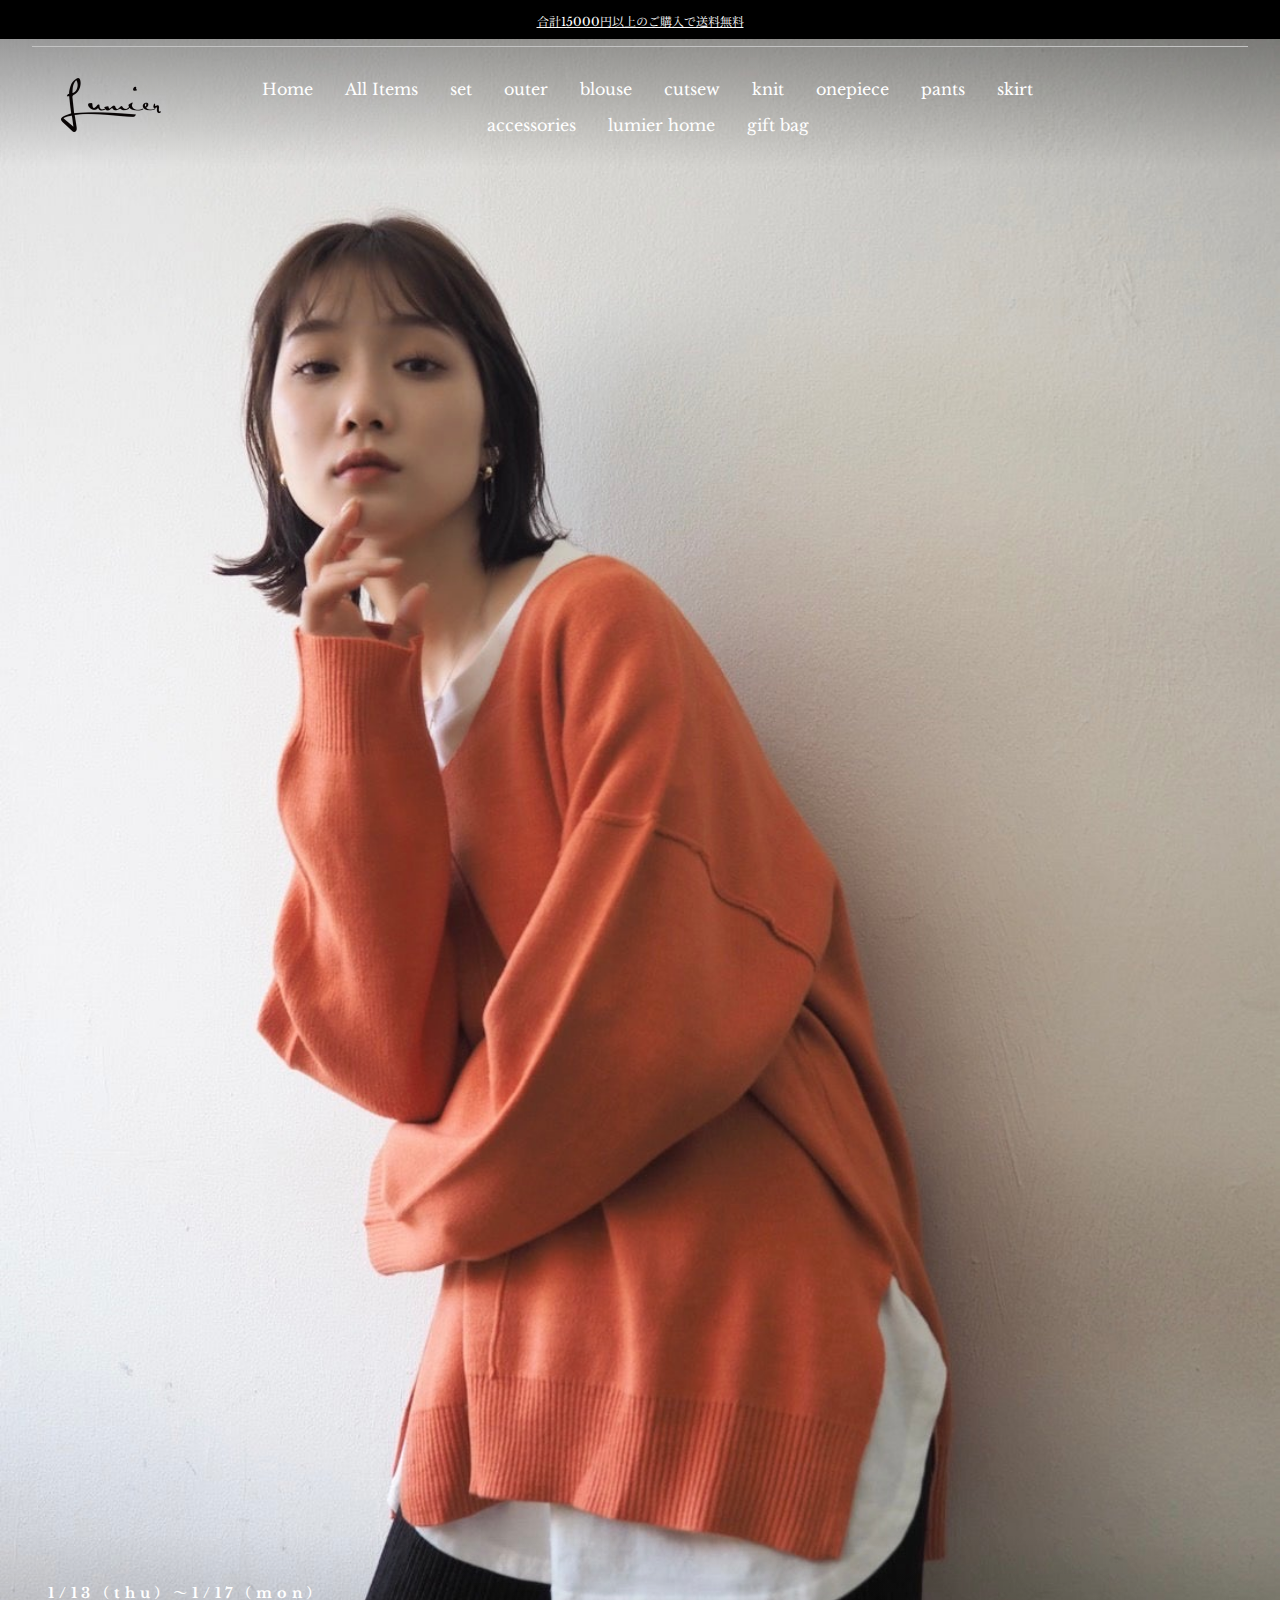
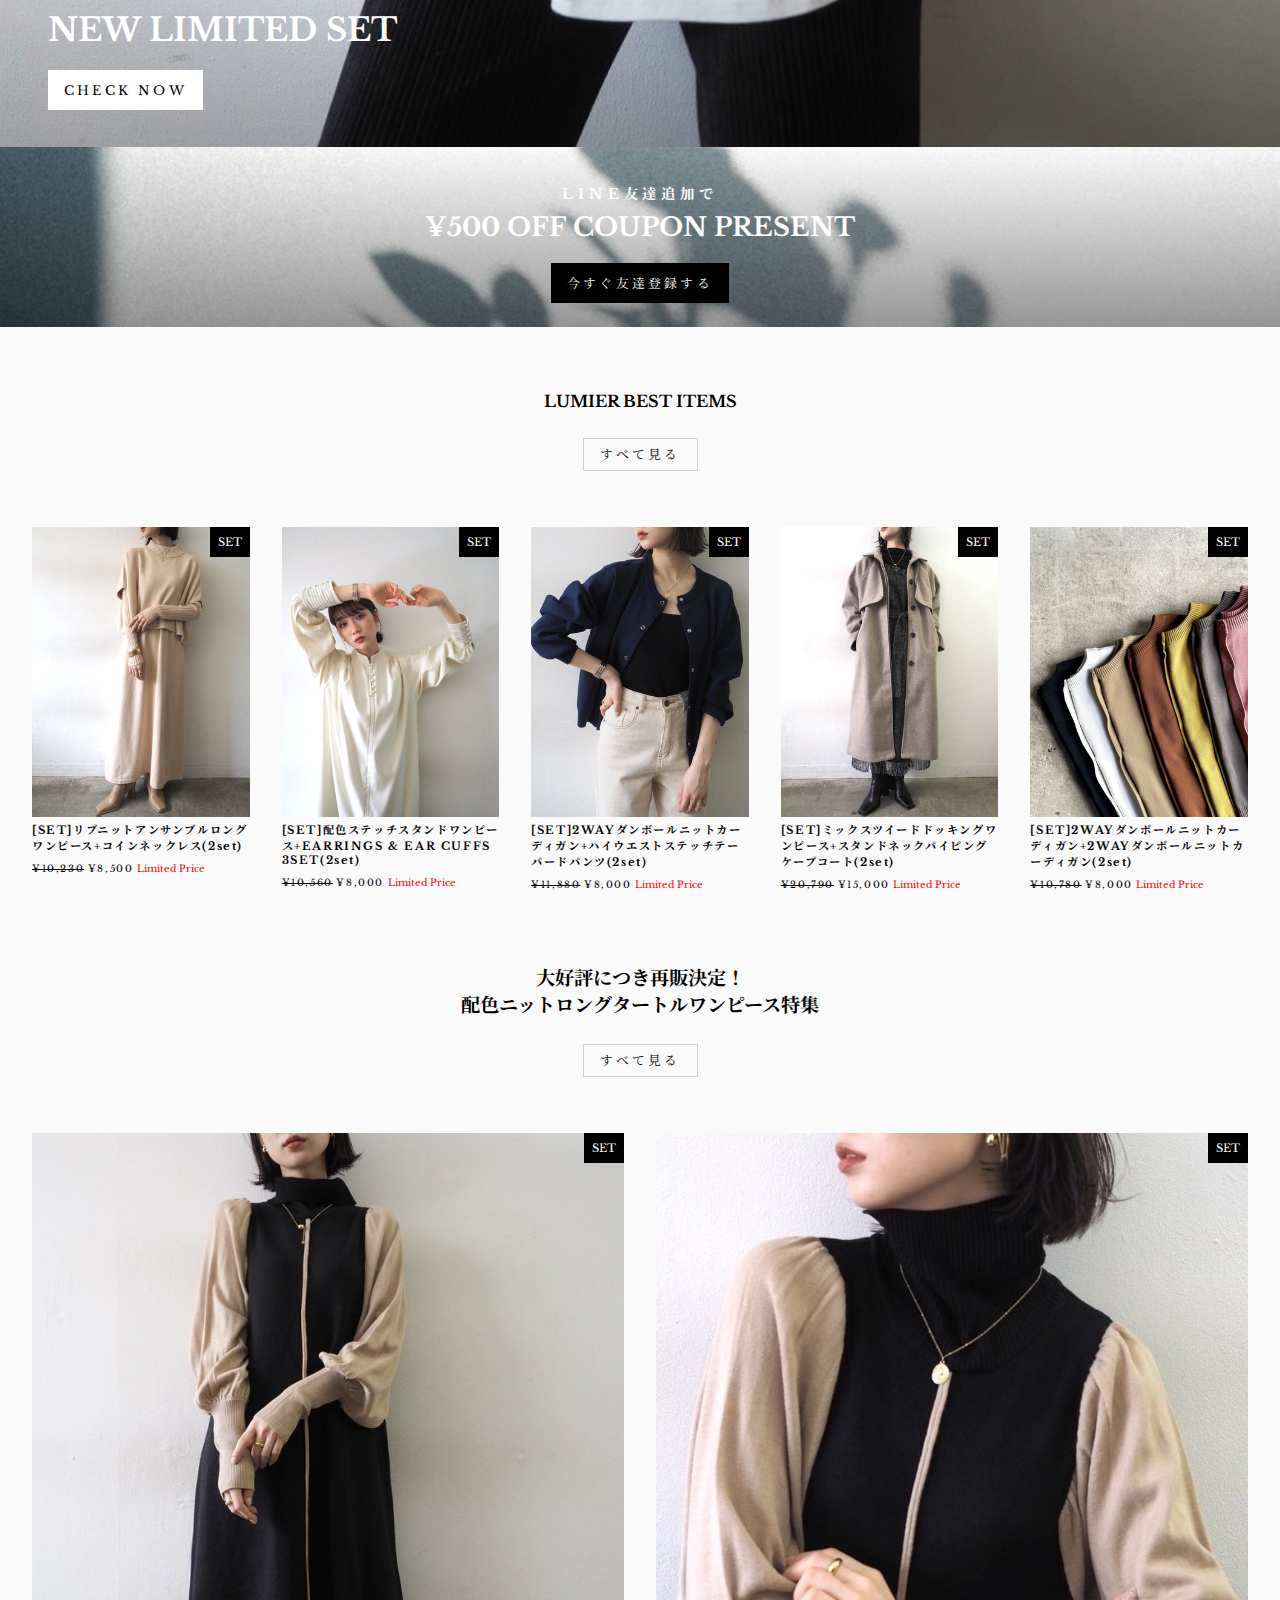
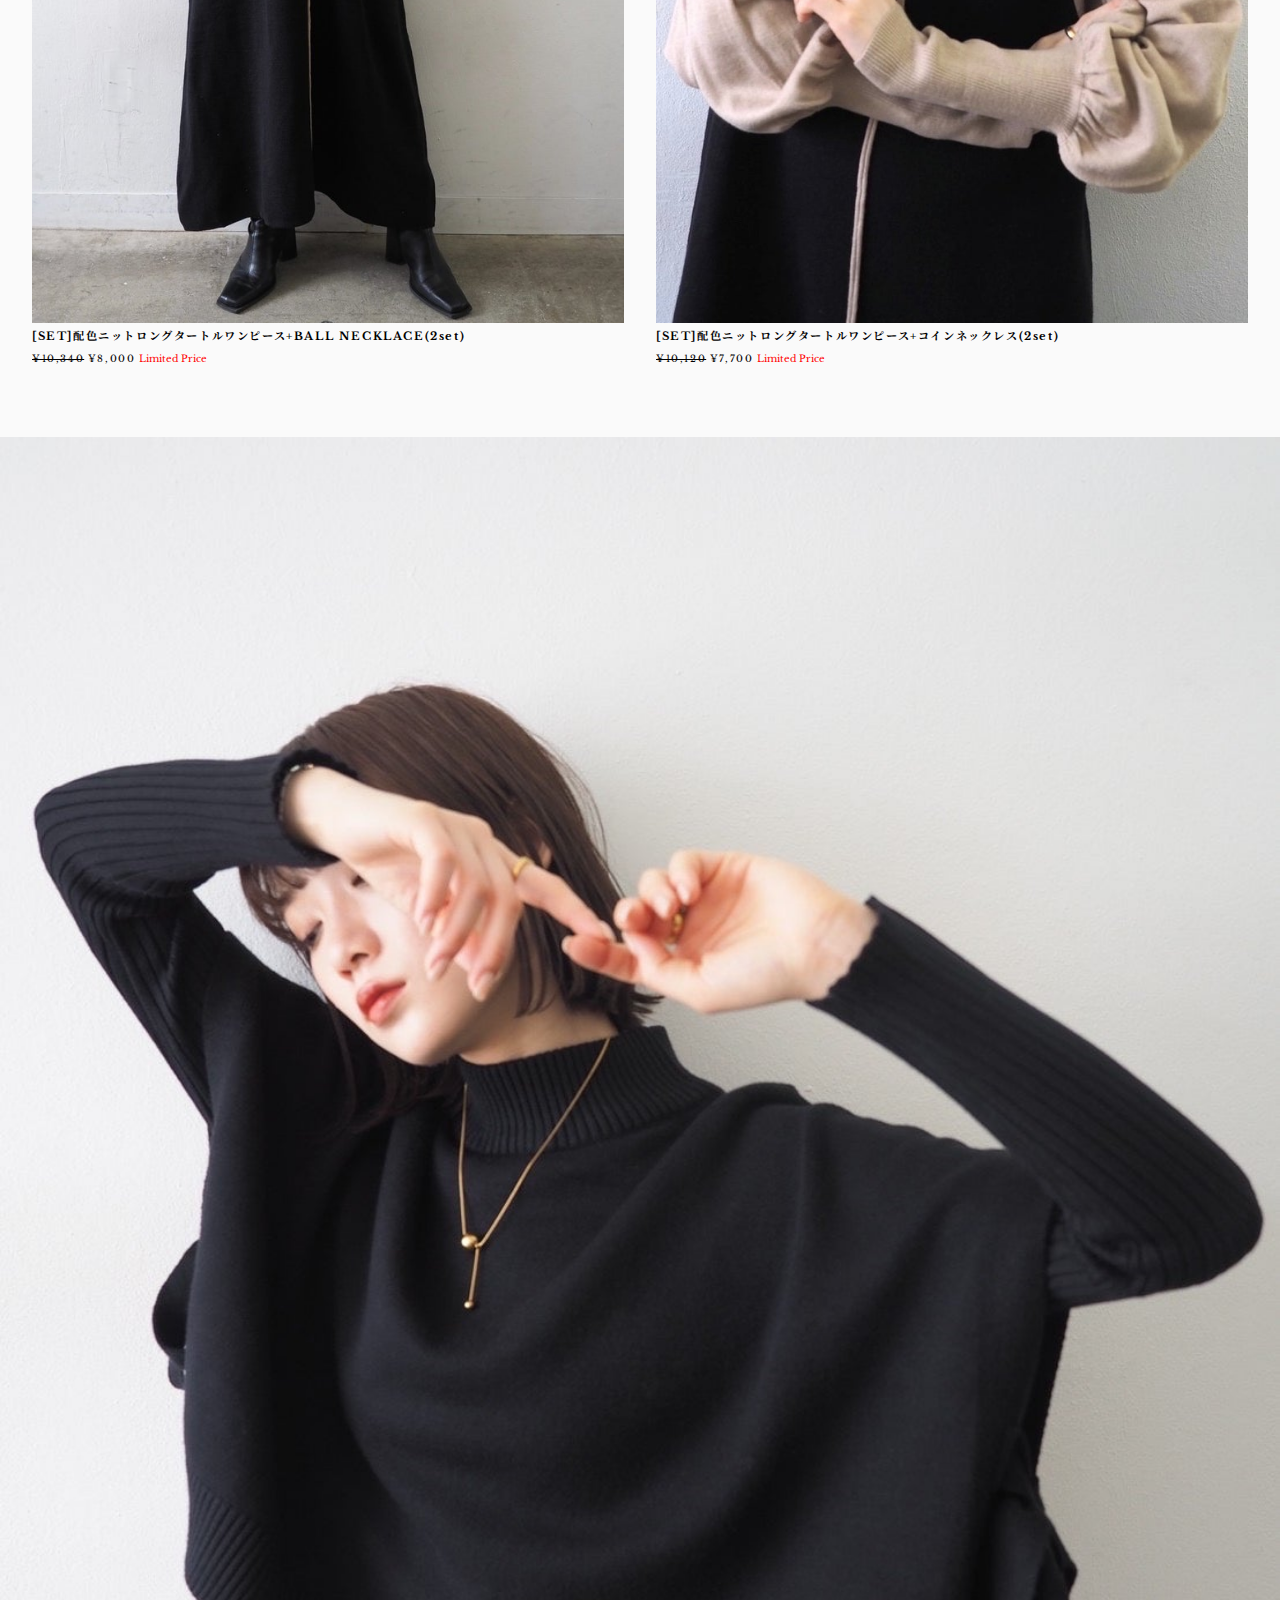
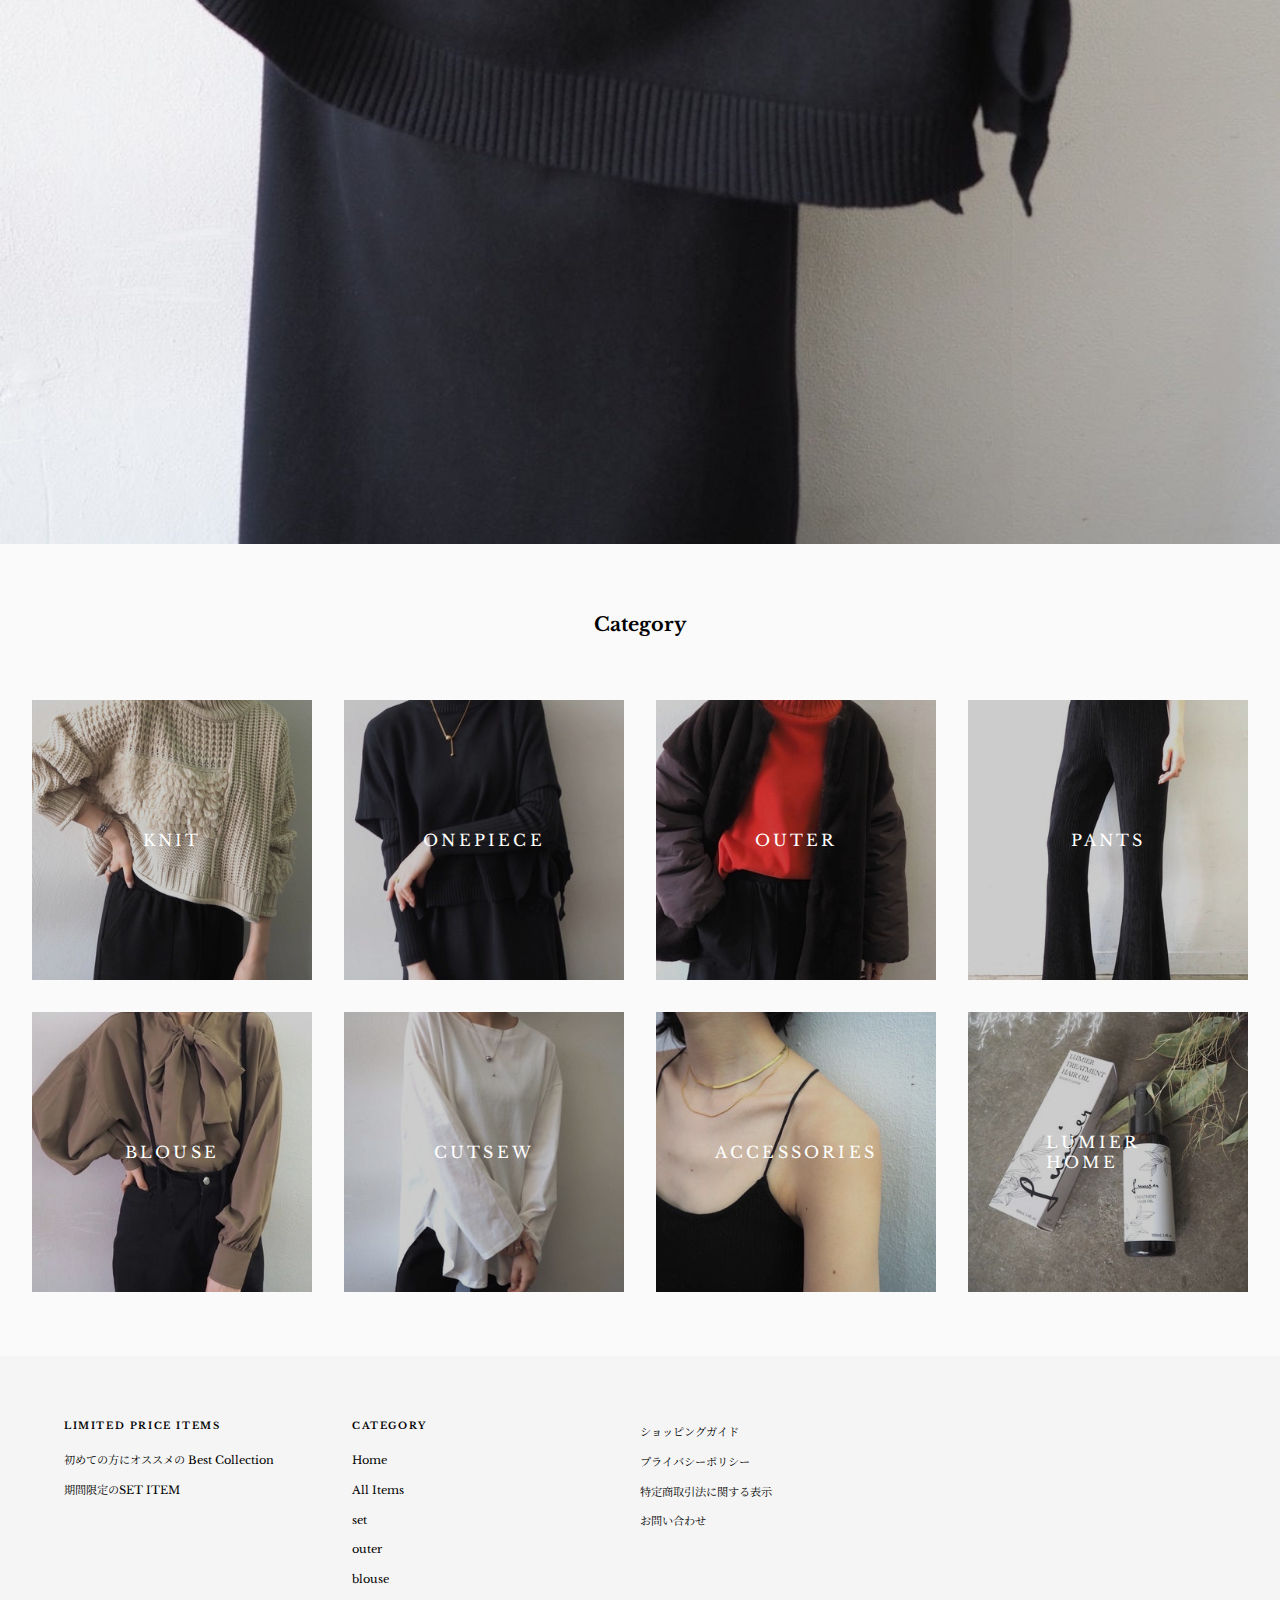
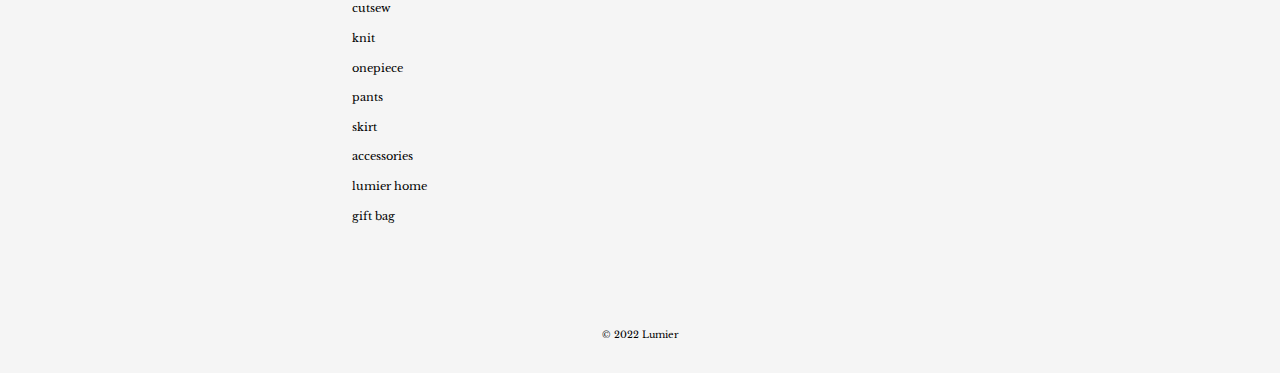
<file: completed/index-animation.html>
<!DOCTYPE html>
<html lang="en">
  <head>
    <meta charset="UTF-8" />
    <meta http-equiv="X-UA-Compatible" content="IE=edge" />
    <meta name="viewport" content="width=device-width, initial-scale=1.0" />
    <link rel="stylesheet" href="style.css" />
    <link
      rel="stylesheet"
      href="https://cdnjs.cloudflare.com/ajax/libs/font-awesome/6.0.0-beta3/css/all.min.css"
      integrity="sha512-Fo3rlrZj/k7ujTnHg4CGR2D7kSs0v4LLanw2qksYuRlEzO+tcaEPQogQ0KaoGN26/zrn20ImR1DfuLWnOo7aBA=="
      crossorigin="anonymous"
      referrerpolicy="no-referrer"
    />
    <title>Lumier Clone</title>
  </head>
  <body>
    <div id="header">
      <div class="anouncement">
        <a href="">合計15000円以上のご購入で送料無料</a>
      </div>
      <div class="hero">
        <header>
          <div class="toolbar"><i class="fab fa-instagram"></i></div>
          <div class="header-navigation">
            <div class="logo">
              <img src="./images/logo.png" alt="" />
            </div>
            <div class="navigation">
              <ul>
                <li><a class="hover-underline" href="">Home</a></li>
                <li>
                  <a class="hover-underline" href="">All Items</a>
                </li>
                <li><a class="hover-underline" href="">set</a></li>
                <li><a class="hover-underline" href="">outer</a></li>
                <li><a class="hover-underline" href="">blouse</a></li>
                <li><a class="hover-underline" href="">cutsew</a></li>
                <li><a class="hover-underline" href="">knit</a></li>
                <li>
                  <a class="hover-underline" href="">onepiece</a>
                </li>
                <li><a class="hover-underline" href="">pants</a></li>
                <li><a class="hover-underline" href="">skirt</a></li>
                <li>
                  <a class="hover-underline" href="">accessories</a>
                </li>
                <li>
                  <a class="hover-underline" href="">lumier home</a>
                </li>
                <li>
                  <a class="hover-underline" href="">gift bag</a>
                </li>
              </ul>
            </div>
            <div class="icons">
              <span><i class="far fa-user"></i></span>
              <span><i class="fas fa-search"></i></span>
              <span><i class="fas fa-shopping-bag"></i></span>
            </div>
          </div>
        </header>
        <div class="hero-image">
          <img src="./images/hero.jpg" alt="" />
          <div class="hero__text">
            <h3 class="hero__subtitle">1/13（thu）〜1/17（mon）</h3>
            <h2 class="hero__title">NEW LIMITED SET</h2>
            <a class="hero__link" href="">CHECK NOW</a>
          </div>
        </div>
      </div>
    </div>
    <main>
      <section class="promotion">
        <div class="promotion__text">
          <h3 class="promotion__subtitle">LINE友達追加で</h3>
          <h2 class="promotion__title">¥500 OFF COUPON PRESENT</h2>
          <a class="promotion__link" href="">今すぐ友達登録する</a>
        </div>
      </section>
      <section class="products">
        <div class="section-header">
          <h2 class="section-header__title">LUMIER BEST ITEMS</h2>
          <a class="section-header__link" href="">すべて見る</a>
        </div>
        <div class="products-cards">
          <div class="product-card">
            <div class="product-image">
              <div class="image-tag">SET</div>
              <img src="images/product-a-1.jpg" alt="" />
            </div>
            <div class="product-card__title">
              <h4>
                [SET]リブニットアンサンブルロングワンピース+コインネックレス(2set)
              </h4>
            </div>
            <div class="product-card__price">
              <span class="price">¥10,230</span>
              <span class="price-discounted">¥8,500</span>
              <span class="price-tag">Limited Price</span>
            </div>
          </div>
          <div class="product-card">
            <div class="product-image">
              <div class="image-tag">SET</div>
              <img src="images/product-b-1.jpg" alt="" />
            </div>
            <div class="product-card__title">
              <h4>
                [SET]配色ステッチスタンドワンピース+EARRINGS & EAR CUFFS
                3SET(2set)
              </h4>
            </div>
            <div class="product-card__price">
              <span class="price">¥10,560</span>
              <span class="price-discounted">¥8,000</span>
              <span class="price-tag">Limited Price</span>
            </div>
          </div>
          <div class="product-card">
            <div class="product-image">
              <div class="image-tag">SET</div>
              <img src="images/product-c-1.jpg" alt="" />
            </div>
            <div class="product-card__title">
              <h4>
                [SET]2WAYダンボールニットカーディガン+ハイウエストステッチテーパードパンツ(2set)
              </h4>
            </div>
            <div class="product-card__price">
              <span class="price">¥11,880</span>
              <span class="price-discounted">¥8,000</span>
              <span class="price-tag">Limited Price</span>
            </div>
          </div>
          <div class="product-card">
            <div class="product-image">
              <div class="image-tag">SET</div>
              <img src="images/product-d-1.jpg" alt="" />
            </div>
            <div class="product-card__title">
              <h4>
                [SET]ミックスツイードドッキングワンピース+スタンドネックパイピングケープコート(2set)
              </h4>
            </div>
            <div class="product-card__price">
              <span class="price">¥20,790</span>
              <span class="price-discounted">¥15,000</span>
              <span class="price-tag">Limited Price</span>
            </div>
          </div>
          <div class="product-card">
            <div class="product-image">
              <div class="image-tag">SET</div>
              <img src="images/product-e-1.jpg" alt="" />
            </div>
            <div class="product-card__title">
              <h4>
                [SET]2WAYダンボールニットカーディガン+2WAYダンボールニットカーディガン(2set)
              </h4>
            </div>
            <div class="product-card__price">
              <span class="price">¥10,780</span>
              <span class="price-discounted">¥8,000</span>
              <span class="price-tag">Limited Price</span>
            </div>
          </div>
        </div>
      </section>
      <section class="collections">
        <div class="section-header">
          <h2 class="section-header__title">
            大好評につき再販決定！ <br />
            配色ニットロングタートルワンピース特集
          </h2>
          <a class="section-header__link" href="">すべて見る</a>
        </div>
        <div class="collections-cards">
          <div class="collection-card">
            <div class="collection-image">
              <div class="image-tag">SET</div>
              <img src="images/product-f-1.jpg" alt="" />
            </div>
            <div class="collection-card__title">
              <h4>
                [SET]配色ニットロングタートルワンピース+BALL NECKLACE(2set)
              </h4>
            </div>
            <div class="collection-card__price">
              <span class="price">¥10,340</span>
              <span class="price-discounted">¥8,000</span>
              <span class="price-tag">Limited Price</span>
            </div>
          </div>
          <div class="collection-card">
            <div class="collection-image">
              <div class="image-tag">SET</div>
              <img src="images/product-g-1.jpg" alt="" />
            </div>
            <div class="collection-card__title">
              <h4>
                [SET]配色ニットロングタートルワンピース+コインネックレス(2set)
              </h4>
            </div>
            <div class="collection-card__price">
              <span class="price">¥10,120</span>
              <span class="price-discounted">¥7,700</span>
              <span class="price-tag">Limited Price</span>
            </div>
          </div>
        </div>
      </section>
      <section class="hero-middle">
        <div class="hero-image">
          <img src="images/hero2.jpg" alt="" />
        </div>
      </section>
      <section class="categories">
        <div class="section-header">
          <h2 class="section-header__title">Category</h2>
        </div>
        <div class="category-cards">
          <div class="category-card">
            <div class="category-card__image">
              <img src="images/category1.png" alt="" />
              <span class="category-card__name">KNIT</span>
            </div>
          </div>
          <div class="category-card">
            <div class="category-card__image">
              <img src="images/category2.jpg" alt="" />
              <span class="category-card__name">ONEPIECE</span>
            </div>
          </div>
          <div class="category-card">
            <div class="category-card__image">
              <img src="images/category3.jpg" alt="" />
              <span class="category-card__name">OUTER</span>
            </div>
          </div>
          <div class="category-card">
            <div class="category-card__image">
              <img src="images/category4.jpg" alt="" />
              <span class="category-card__name">PANTS</span>
            </div>
          </div>
          <div class="category-card">
            <div class="category-card__image">
              <img src="images/category5.jpg" alt="" />
              <span class="category-card__name">BLOUSE</span>
            </div>
          </div>
          <div class="category-card">
            <div class="category-card__image">
              <img src="images/category6.jpg" alt="" />
              <span class="category-card__name">CUTSEW</span>
            </div>
          </div>
          <div class="category-card">
            <div class="category-card__image">
              <img src="images/category7.jpg" alt="" />
              <span class="category-card__name">ACCESSORIES</span>
            </div>
          </div>
          <div class="category-card">
            <div class="category-card__image">
              <img src="images/category8.jpg" alt="" />
              <span class="category-card__name">LUMIER HOME</span>
            </div>
          </div>
        </div>
      </section>
    </main>
    <footer>
      <div class="footer-grid">
        <div class="footer-items">
          <div class="footer-items__title"><h4>LIMITED PRICE ITEMS</h4></div>
          <div class="footer-items__list">
            <ul>
              <li>
                <a href="">初めての方にオススメの Best Collection</a>
              </li>
              <li>
                <a href="">期間限定のSET ITEM</a>
              </li>
            </ul>
          </div>
        </div>
        <div class="footer-category">
          <div class="footer-category__title">
            <h4>CATEGORY</h4>
          </div>
          <div class="footer-category__list">
            <ul>
              <li>
                <a href=""> Home</a>
              </li>
              <li>
                <a href="">All Items</a>
              </li>
              <li>
                <a href="">set</a>
              </li>
              <li>
                <a href="">outer</a>
              </li>
              <li>
                <a href="">blouse</a>
              </li>
              <li>
                <a href="">cutsew</a>
              </li>
              <li>
                <a href="">knit</a>
              </li>
              <li>
                <a href="">onepiece</a>
              </li>
              <li>
                <a href="">pants</a>
              </li>
              <li>
                <a href="">skirt</a>
              </li>
              <li>
                <a href="">accessories</a>
              </li>
              <li>
                <a href="">lumier home</a>
              </li>
              <li>
                <a href="">gift bag</a>
              </li>
            </ul>
          </div>
        </div>
        <div class="footer-guide">
          <div class="footer-guide__list">
            <ul>
              <li>
                <a href="">ショッピングガイド</a>
              </li>
              <li>
                <a href="">プライバシーポリシー</a>
              </li>
              <li>
                <a href="">特定商取引法に関する表示</a>
              </li>
              <li>
                <a href="">お問い合わせ</a>
              </li>
            </ul>
          </div>
        </div>
      </div>
      <div class="copyright">© 2022 Lumier</div>
    </footer>
  </body>
</html>
</file>
<file: style.css>
@import url('https://fonts.googleapis.com/css2?family=Libre+Baskerville:wght@400;700&family=Noto+Serif+JP:wght@200;300;400;500;600&display=swap');

* {
  margin: 0;
  padding: 0;
  box-sizing: border-box;
  font-family: 'Libre Baskerville', 'Noto Serif JP', serif;
}
</file>
<file: completed/style.css>
@import url('https://fonts.googleapis.com/css2?family=Libre+Baskerville:wght@400;700&family=Noto+Serif+JP:wght@200;300;400;500;600&display=swap');

* {
  margin: 0;
  padding: 0;
  box-sizing: border-box;
  font-family: 'Libre Baskerville', 'Noto Serif JP', serif;
}

body {
  background: #fafafa;
}

#header > .anouncement {
  width: 100%;
  padding: 0.6rem 0;
  text-align: center;
  background-color: black;
}

#header > .anouncement a {
  color: white;
  font-size: 12px;
}

#header > .hero > .hero-image {
  position: relative;
  z-index: -1;
}

#header > .hero > .hero-image > img {
  object-fit: cover;
  width: 100%;
  height: 100%;
  display: block;
}

#header > .hero > .hero-image > .hero__text {
  position: absolute;
  bottom: 0px;
  padding: 3rem;
  width: 100%;
  background: linear-gradient(0deg, rgba(0, 0, 0, 0.2) 0, transparent);
}

#header > .hero > .hero-image > .hero__text > h3 {
  color: white;
  font-size: 0.9rem;
  letter-spacing: 0.3rem;
  margin-bottom: 0.5rem;
}

#header > .hero > .hero-image > .hero__text > h2 {
  color: white;
  font-size: 2rem;
  margin-bottom: 1.8rem;
}

#header > .hero > .hero-image > .hero__text > a {
  background: white;
  padding: 0.8rem 1rem;
  font-size: 0.8rem;
  text-decoration: none;
  color: black;
  letter-spacing: 0.2rem;
}

header {
  position: absolute;
  background: linear-gradient(180deg, rgba(0, 0, 0, 0.3) 0, transparent);
  color: white;
  width: 100%;
}

header > .toolbar {
  margin: 0.2rem 2rem;
  padding-bottom: 0.2rem;
  text-align: right;
  border-bottom: solid 1px rgb(196, 196, 196);
}

header > .header-navigation {
  display: flex;
  justify-content: space-between;
  margin: 1.5rem 2rem;
}

header > .header-navigation > .logo {
  width: 200px;
  text-align: center;
  margin: auto;
}

header > .header-navigation > .logo > img {
  width: 100px;
}

header > .header-navigation > .navigation > ul {
  display: flex;
  justify-content: center;
  flex-wrap: wrap;
}

header > .header-navigation > .navigation > ul > li {
  list-style: none;
  padding: 0.5rem 1rem;
}

header > .header-navigation > .navigation > ul > li > a {
  color: white;
  text-decoration: none;
  font-size: 1rem;
}

header > .header-navigation > .icons {
  display: flex;
  justify-content: space-between;
  align-items: center;
  font-size: 1.5rem;
  width: 180px;
}

section.promotion {
  background: url(./images/section.jpg);
  background-position: center center;
  background-size: cover;
}

section.promotion > .promotion__text {
  text-align: center;
  padding: 2.2rem;
  background: linear-gradient(0deg, rgba(0, 0, 0, 0.4) 0, transparent);
}

section.promotion > .promotion__text > .promotion__subtitle {
  color: white;
  font-size: 0.9rem;
  letter-spacing: 0.3rem;
  margin-bottom: 0.5rem;
}

section.promotion > .promotion__text > .promotion__title {
  color: white;
  font-size: 1.6rem;
  margin-bottom: 1.8rem;
}

section.promotion > .promotion__text > .promotion__link {
  background: black;
  padding: 0.8rem 1rem;
  font-size: 0.8rem;
  text-decoration: none;
  color: white;
  letter-spacing: 0.2rem;
}

section.products > .section-header {
  text-align: center;
  margin: 4rem auto;
}

section.products > .section-header > .section-header__title {
  color: black;
  font-size: 1rem;
  margin: 2rem;
}

section.products > .section-header > .section-header__link {
  margin: 2rem;
  font-size: 0.8rem;
  text-decoration: none;
  padding: 0.5rem 1rem;
  color: black;
  letter-spacing: 0.2rem;
  border: solid 1px rgb(207, 207, 207);
}

section.products > .products-cards {
  display: grid;
  grid-template-columns: 1fr 1fr 1fr 1fr 1fr;
  gap: 2rem;
  padding: 0 2rem;
}

section.products > .products-cards > .product-card > .product-image {
  position: relative;
}

section.products
  > .products-cards
  > .product-card
  > .product-image
  > .image-tag {
  position: absolute;
  top: 0;
  right: 0;
  background: black;
  color: white;
  padding: 0.5rem;
  font-size: 0.7rem;
}

section.products > .products-cards > .product-card > .product-image > img {
  object-fit: cover;
  width: 100%;
}

section.products > .products-cards > .product-card > .product-card__title {
  font-size: 0.7rem;
  font-family: 'Noto Serif JP';
  letter-spacing: 0.1rem;
  font-weight: 100;
}

section.products > .products-cards > .product-card > .product-card__price {
  font-size: 0.6rem;
  font-family: 'Noto Serif JP';
  letter-spacing: 0.1rem;
  font-weight: 100;
  margin: 0.5rem 0;
}

section.products
  > .products-cards
  > .product-card
  > .product-card__price
  > .price {
  text-decoration: line-through;
}

section.products
  > .products-cards
  > .product-card
  > .product-card__price
  > .price-tag {
  color: red;
  letter-spacing: 0;
}

section.collections > .section-header {
  text-align: center;
  margin: 4rem auto;
}

section.collections > .section-header > .section-header__title {
  color: black;
  font-size: 1.2rem;
  margin: 2rem;
}

section.collections > .section-header > .section-header__link {
  margin: 2rem;
  font-size: 0.8rem;
  text-decoration: none;
  padding: 0.5rem 1rem;
  color: black;
  letter-spacing: 0.2rem;
  border: solid 1px rgb(207, 207, 207);
}

section.collections > .collections-cards {
  display: grid;
  grid-template-columns: 1fr 1fr;
  gap: 2rem;
  padding: 0 2rem;
}

section.collections
  > .collections-cards
  > .collection-card
  > .collection-image {
  position: relative;
}

section.collections
  > .collections-cards
  > .collection-card
  > .collection-image
  > .image-tag {
  position: absolute;
  top: 0;
  right: 0;
  background: black;
  color: white;
  padding: 0.5rem;
  font-size: 0.7rem;
}

section.collections
  > .collections-cards
  > .collection-card
  > .collection-image
  > img {
  object-fit: cover;
  width: 100%;
}

section.collections
  > .collections-cards
  > .collection-card
  > .collection-card__title {
  font-size: 0.7rem;
  font-family: 'Noto Serif JP';
  letter-spacing: 0.1rem;
  font-weight: 100;
}

section.collections
  > .collections-cards
  > .collection-card
  > .collection-card__price {
  font-size: 0.6rem;
  font-family: 'Noto Serif JP';
  letter-spacing: 0.1rem;
  font-weight: 100;
  margin: 0.5rem 0;
}

section.collections
  > .collections-cards
  > .collection-card
  > .collection-card__price
  > .price {
  text-decoration: line-through;
}

section.collections
  > .collections-cards
  > .collection-card
  > .collection-card__price
  > .price-tag {
  color: red;
  letter-spacing: 0;
}

section.hero-middle {
  text-align: center;
  margin: 4rem auto;
}

section.hero-middle > .hero-image img {
  width: 100%;
}

section.categories {
  margin: 4rem 0;
}

section.categories > .section-header {
  text-align: center;
  margin: 4rem auto;
}

section.categories > .section-header > .section-header__title {
  color: black;
  font-size: 1.2rem;
  margin: 2rem;
}

section.categories > .section-header > .section-header__link {
  margin: 2rem;
  font-size: 0.8rem;
  text-decoration: none;
  padding: 0.5rem 1rem;
  color: black;
  letter-spacing: 0.2rem;
  border: solid 1px rgb(207, 207, 207);
}

section.categories > .category-cards {
  display: grid;
  grid-template-columns: 1fr 1fr 1fr 1fr;
  gap: 2rem;
  padding: 0 2rem;
}

section.categories > .category-cards > .category-card {
  position: relative;
}

section.categories > .category-cards > .category-card > .category-card__image {
  position: relative;
  width: 100%;
  height: 0;
  padding-top: 100%;
  position: relative;
  overflow: hidden;
}

section.categories
  > .category-cards
  > .category-card
  > .category-card__image
  > .category-card__name {
  position: absolute;
  top: 50%;
  left: 50%;
  transform: translate(-50%, -50%);
  color: white;
  padding: 0.5rem;
  font-size: 1rem;
  letter-spacing: 0.2rem;
}

section.categories
  > .category-cards
  > .category-card
  > .category-card__image
  > img {
  width: 100%;
  height: 100%;
  object-fit: cover;
  position: absolute;
  top: 0;
  left: 0;
  filter: brightness(80%);
}

footer {
  background: #f5f5f5;
}

footer > .footer-grid {
  display: grid;
  grid-template-columns: 1fr 1fr 2fr;
  padding: 4rem;
}

footer > .footer-grid > .footer-items {
}

footer > .footer-grid > .footer-items > .footer-items__title {
  font-size: 0.6rem;
  letter-spacing: 0.1rem;
  margin-bottom: 1rem;
}

footer > .footer-grid > .footer-items > .footer-items__list > ul > li > a {
  font-size: 0.7rem;
  text-decoration: none;
  color: black;
}

footer > .footer-grid > .footer-items > .footer-items__list > ul > li {
  margin: 0.6rem 0;
  list-style: none;
}

footer > .footer-grid > .footer-category > .footer-category__title {
  font-size: 0.6rem;
  letter-spacing: 0.1rem;
  margin-bottom: 1rem;
}

footer
  > .footer-grid
  > .footer-category
  > .footer-category__list
  > ul
  > li
  > a {
  font-size: 0.7rem;
  text-decoration: none;
  color: black;
}

footer > .footer-grid > .footer-category > .footer-category__list > ul > li {
  margin: 0.6rem 0;
  list-style: none;
}

footer > .footer-grid > .footer-category > .footer-category__title {
  font-size: 0.6rem;
  letter-spacing: 0.1rem;
  margin-bottom: 1rem;
}

footer > .footer-grid > .footer-guide > .footer-guide__list > ul > li > a {
  font-size: 0.7rem;
  text-decoration: none;
  color: black;
}

footer > .footer-grid > .footer-guide > .footer-guide__list > ul > li {
  margin-bottom: 0.6rem;
  list-style: none;
}

footer > .copyright {
  text-align: center;
  padding: 2rem 0;
  font-size: 0.6rem;
}
</file>
